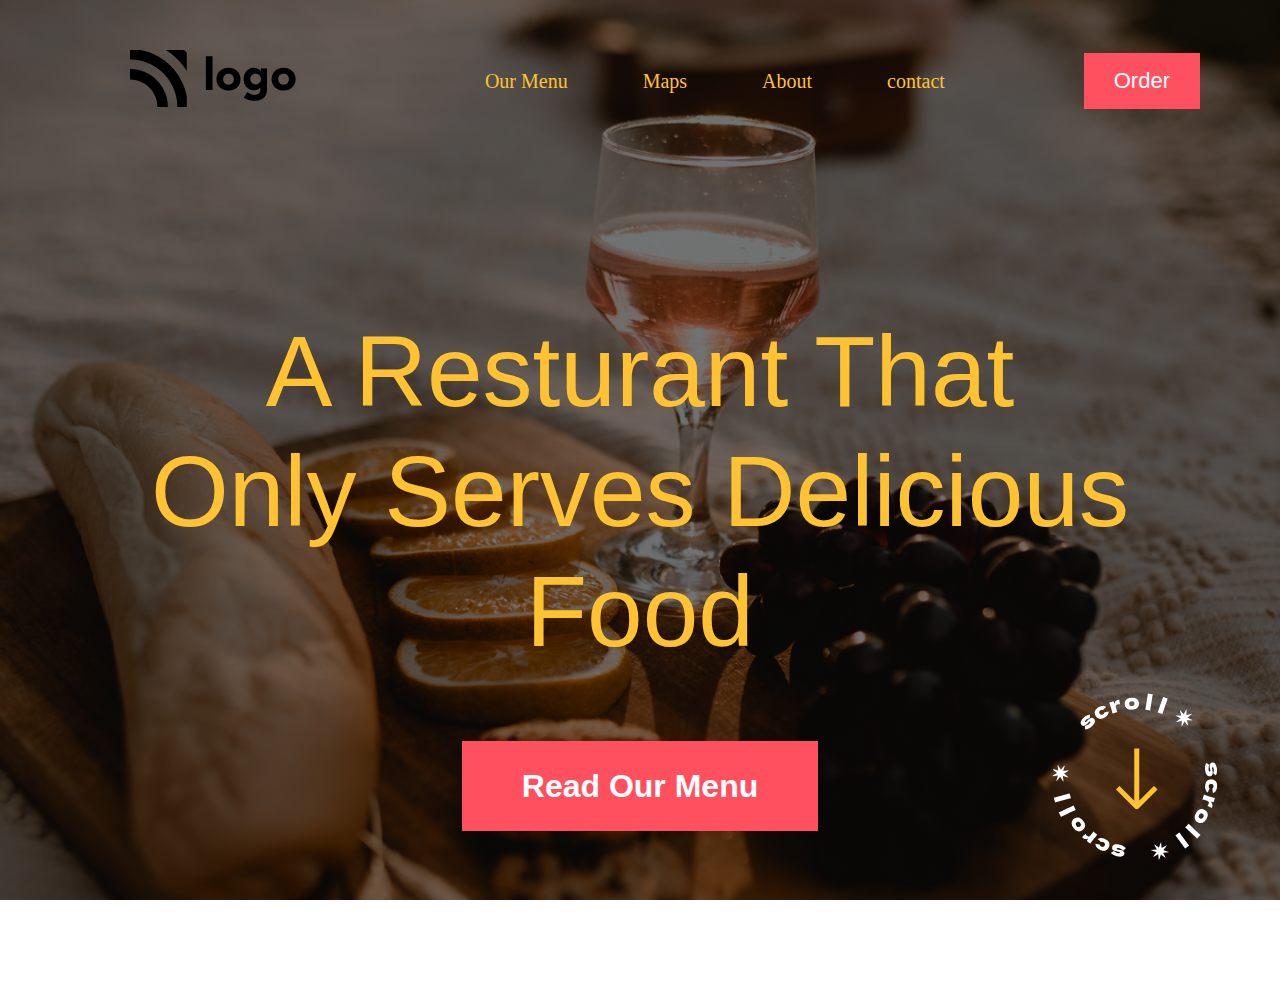
<file: Project1/index.html>
<!DOCTYPE html>
<html lang="en">
  <head>
    <meta charset="UTF-8" />
    <meta http-equiv="X-UA-Compatible" content="IE=edge" />
    <meta name="viewport" content="width=device-width, initial-scale=1.0" />
    <link rel="stylesheet" href="style.css" />
    <title>HTML CSS Project 1</title>
  </head>
  <body>
    <div id="container">
      <!-- Nav bar -->
      <header aria-label="navbar">
        <nav class="navbar">
          <div class="logo">
            <img src="./Assets/logo.png" alt="logo" />
          </div>
          <ul class="nav-items">
            <li>Our Menu</li>
            <li>Maps</li>
            <li>About</li>
            <li>contact</li>
          </ul>
          <div>
            <button class="btn">Order</button>
          </div>
        </nav>
      </header>
      <!-- Hero Section -->
      <main aria-label="hero-section">
        <div class="hero">
          <h1 class="hero-heading">
            A Resturant That <br />
            Only Serves Delicious Food
          </h1>

          <button class="main-btn">Read Our Menu</button>
        </div>
        <div class="bottom">
          <img src="./Assets/scroll.png" alt="scroll-logo" />
        </div>
      </main>
    </div>
  </body>
</html>
</file>
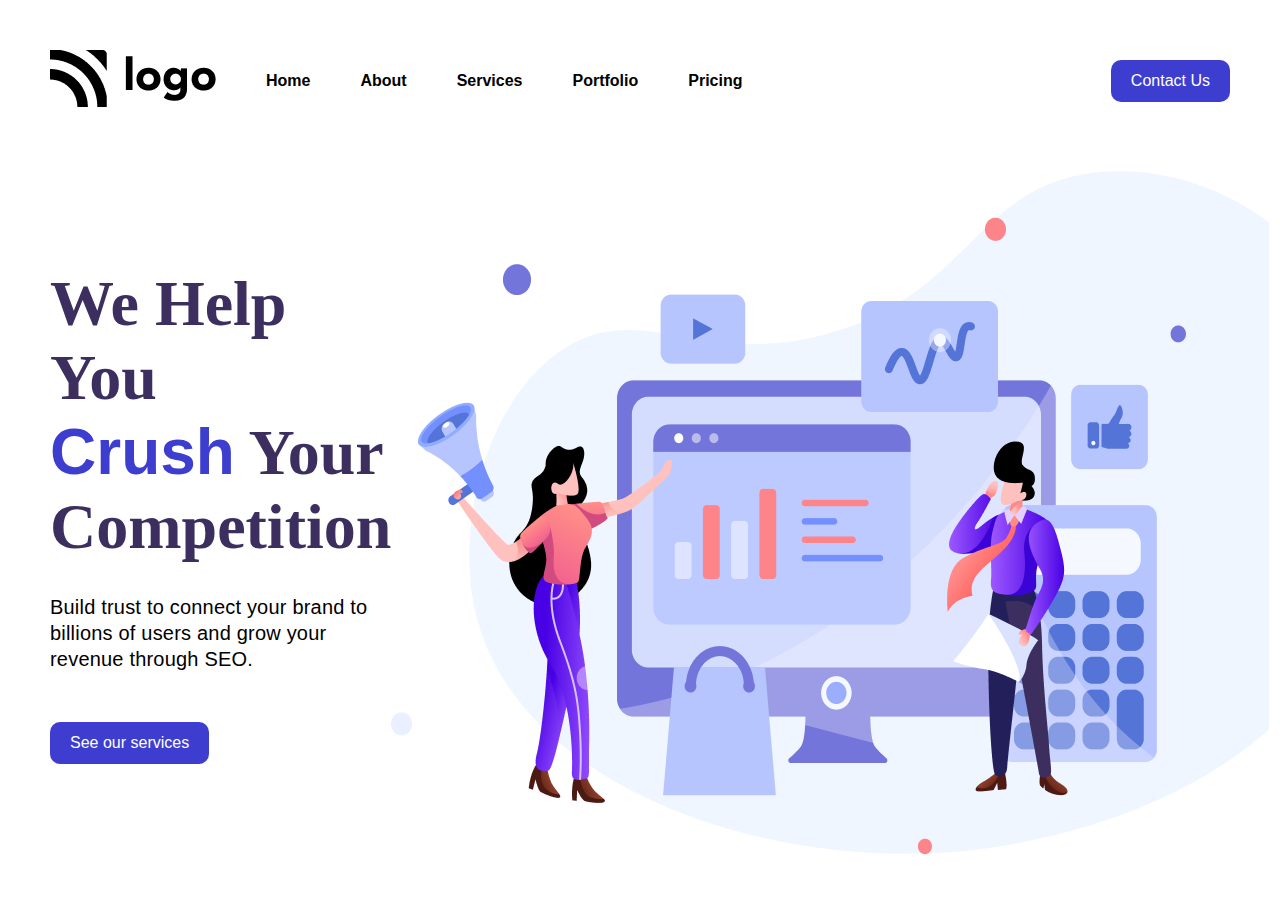
<file: Project2/index.html>
<!DOCTYPE html>
<html lang="en">
  <head>
    <meta charset="UTF-8" />
    <meta http-equiv="X-UA-Compatible" content="IE=edge" />
    <meta name="viewport" content="width=device-width, initial-scale=1.0" />
    <link rel="stylesheet" href="style.css" />
    <title>HTML CSS Project 2</title>
  </head>
  <body>
    <div class="container">
      <header aria-label="navigation-header">
        <nav class="nav-container">
          <div class="logo">
            <img src="./Assets/logo4th.png" alt="logo" />
          </div>
          <div class="grow-list">
            <ul class="nav-items">
              <li>Home</li>
              <li>About</li>
              <li>Services</li>
              <li>Portfolio</li>
              <li>Pricing</li>
            </ul>
          </div>
          <button class="nav-btn">Contact Us</button>
        </nav>
      </header>
      <!-- Hero Section -->
      <main aria-label="banner" class="banner-container">
        <section class="banner-description">
          <h1 class="heading-text">
            We Help You <br />
            <span>Crush</span> Your <br />
            Competition
          </h1>
          <p class="description">
            Build trust to connect your brand to billions of users and grow your
            revenue through SEO.
          </p>
          <button class="banner-btn">See our services</button>
        </section>
        <section class="banner-pic">
          <img src="./Assets/bcg4th.png" alt="banner image" />
        </section>
      </main>
    </div>
  </body>
</html>
</file>
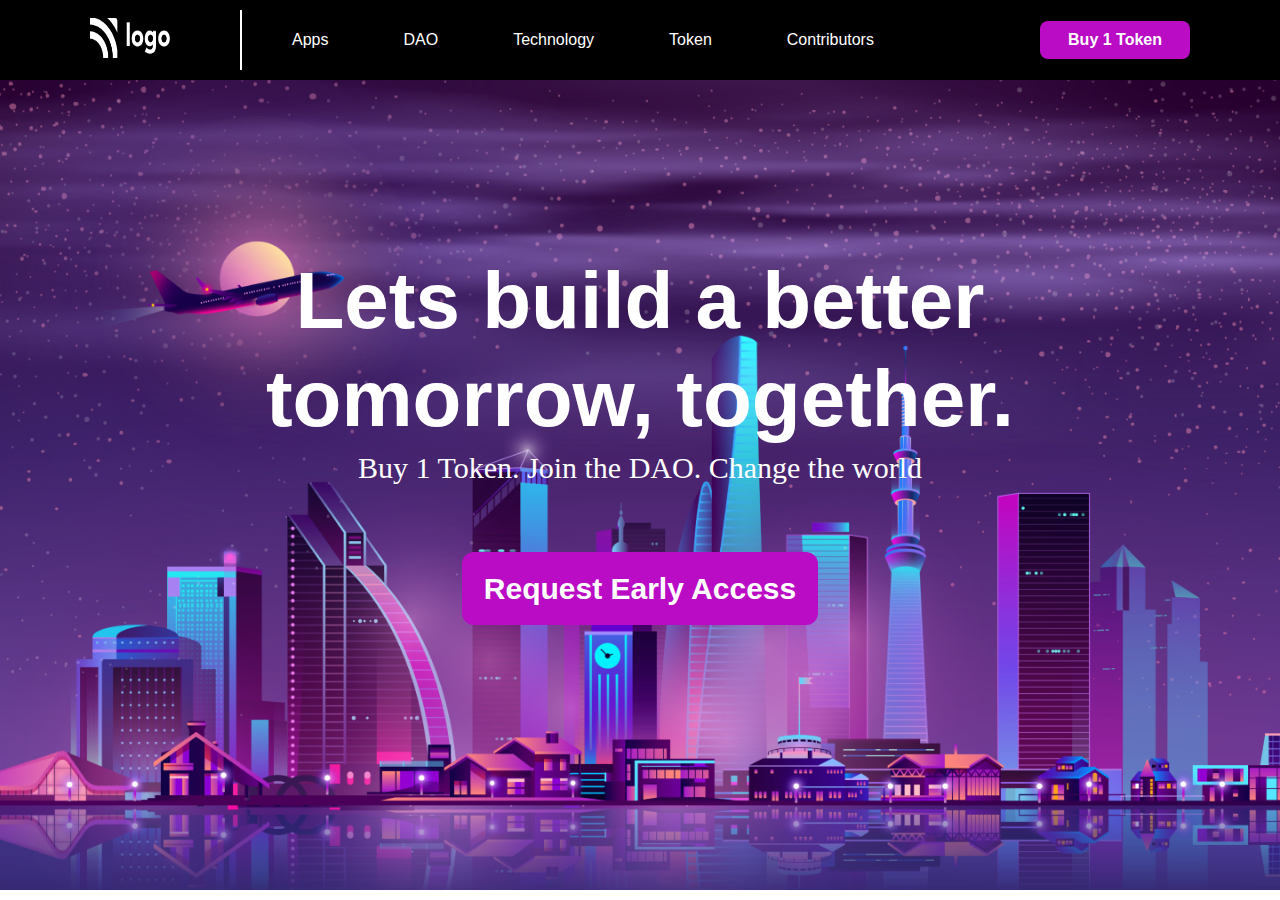
<file: Project3/index.html>
<!DOCTYPE html>
<html lang="en">
  <head>
    <meta charset="UTF-8" />
    <meta http-equiv="X-UA-Compatible" content="IE=edge" />
    <meta name="viewport" content="width=device-width, initial-scale=1.0" />
    <link rel="stylesheet" href="style.css" />
    <title>HTML CSS Project3</title>
  </head>
  <body>
    <div class="container">
      <header aria-label="Navigation-header">
        <nav class="navbar">
          <div class="logo">
            <img src="./Assets/white-logo.png" alt="" />
          </div>
          <div class="line"></div>
          <div class="grow-list">
            <ul class="nav-items">
              <li>Apps</li>
              <li>DAO</li>
              <li>Technology</li>
              <li>Token</li>
              <li>Contributors</li>
            </ul>
          </div>
          <button class="nav-btn">Buy 1 Token</button>
        </nav>
      </header>
      <main>
        <!-- Hero Section -->
        <section aria-label="hero-section">
          <div class="hero-section">
            <h1 class="hero-heading">
              Lets build a better tomorrow, together.
            </h1>
            <p class="hero-description">
              Buy 1 Token. Join the DAO. Change the world
            </p>
            <button class="hero-btn">Request Early Access</button>
          </div>
        </section>
      </main>
    </div>
  </body>
</html>
</file>
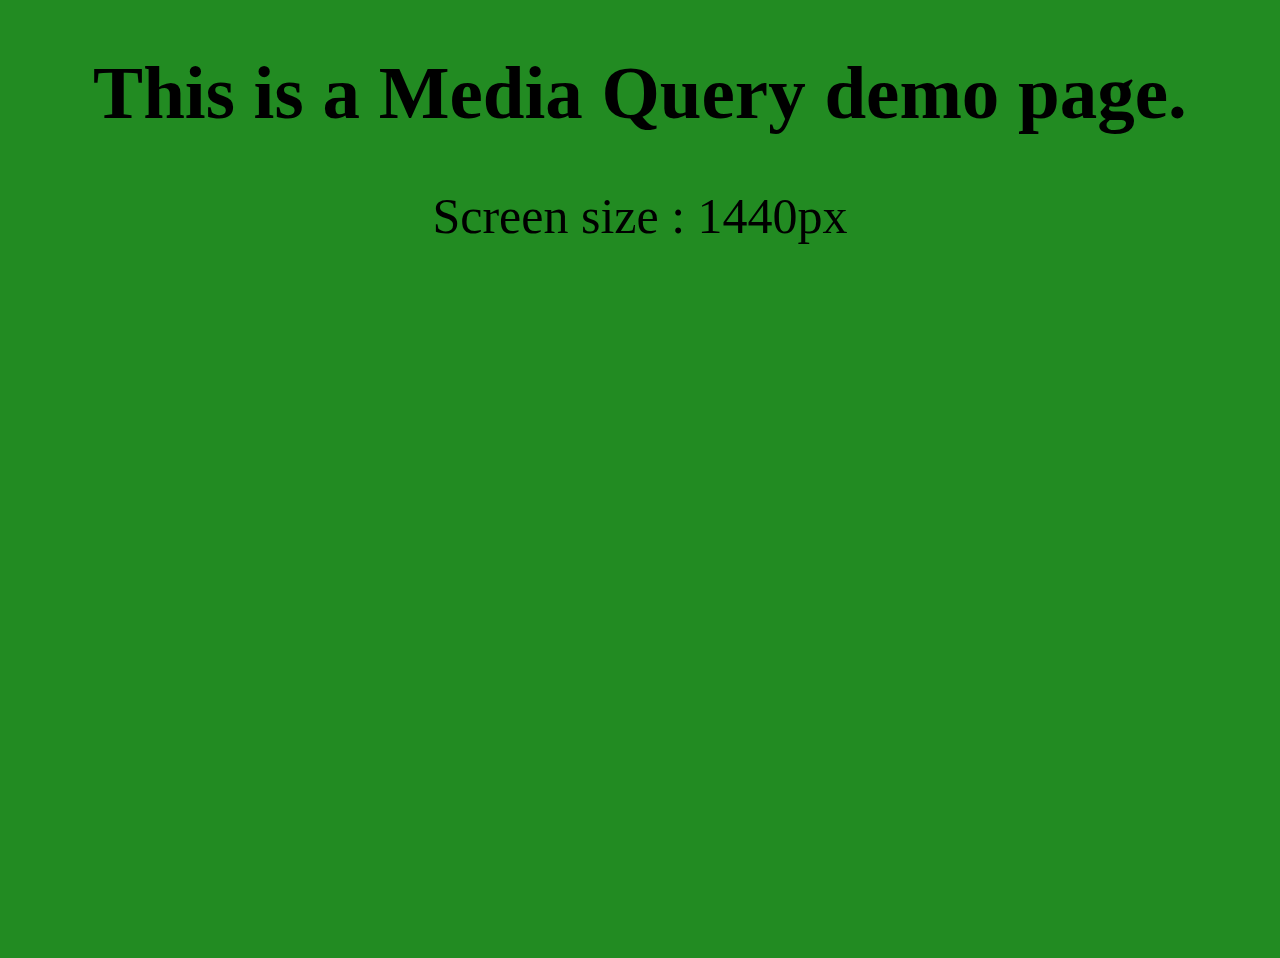
<file: Project4/index.html>
<!DOCTYPE html>
<html lang="en">
  <head>
    <meta charset="UTF-8" />
    <meta http-equiv="X-UA-Compatible" content="IE=edge" />
    <meta name="viewport" content="width=device-width, initial-scale=1.0" />
    <link rel="stylesheet" href="style.css" />
    <title>HTML CSS Project</title>
  </head>
  <body>
    <main>
      <h1>This is a Media Query demo page.</h1>
      <p class="desktop">Screen size : 1440px</p>
      <p class="laptop">Screen size : 1024px</p>
      <p class="tablet">Screen size : 768px</p>
      <p class="mobile">Screen size : 425px</p>
    </main>
  </body>
</html>
</file>
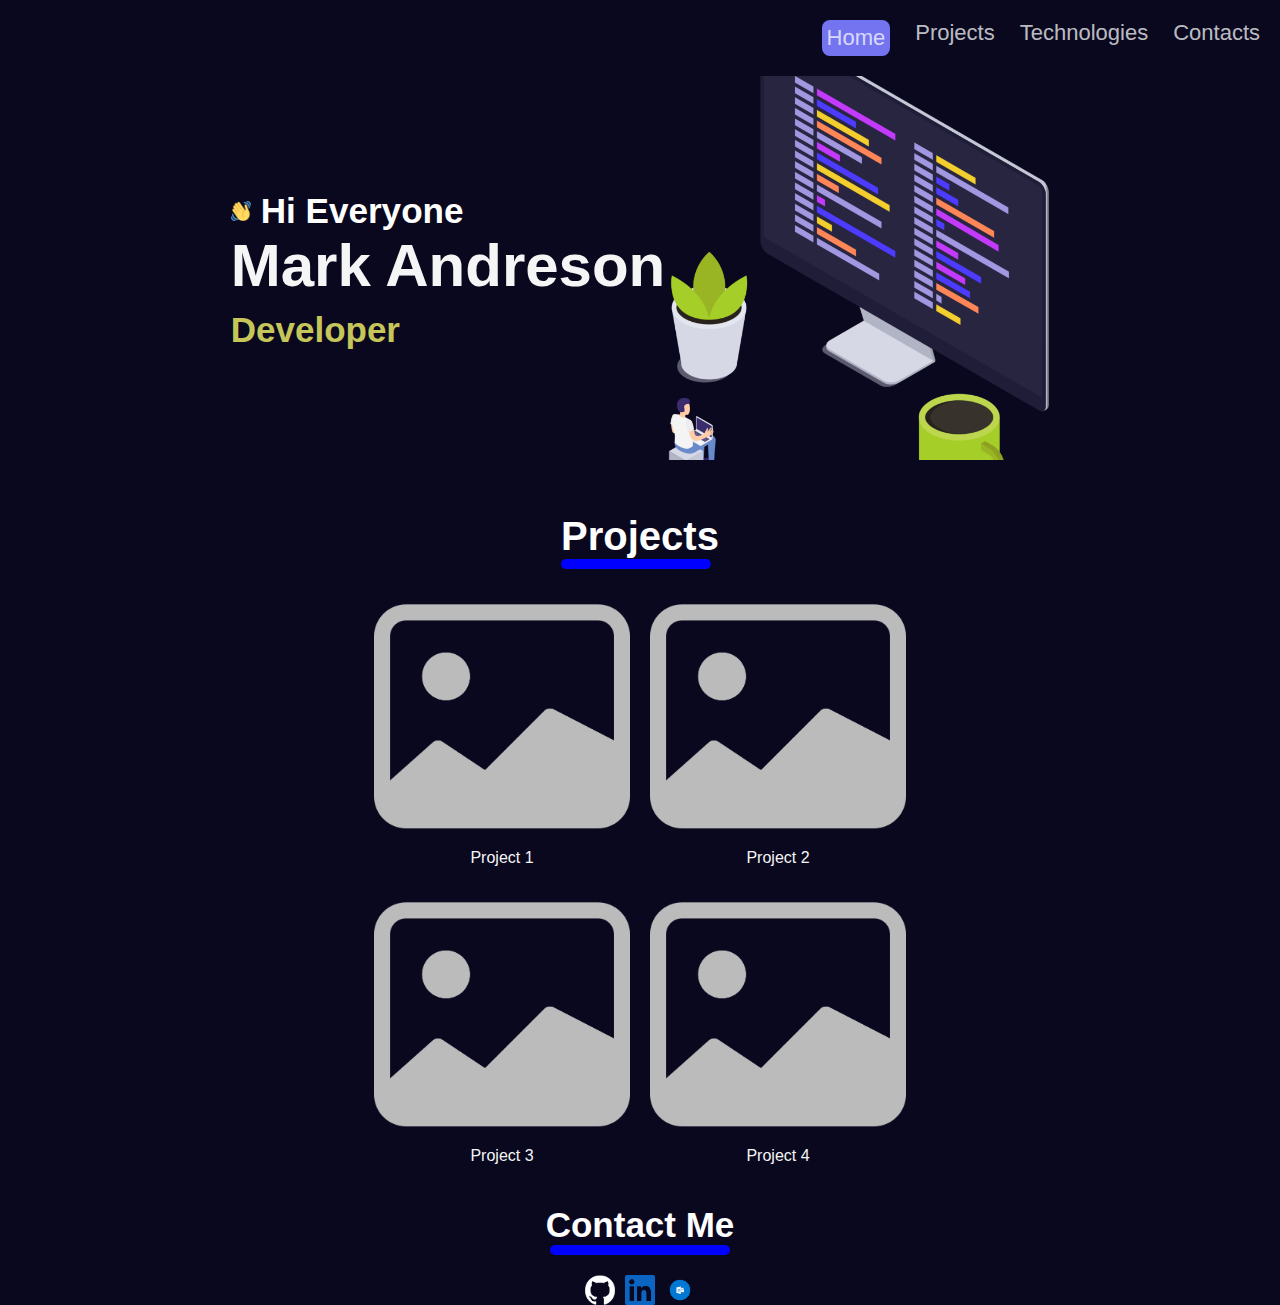
<file: Project5/index.html>
<!DOCTYPE html>
<html lang="en">
  <head>
    <meta charset="UTF-8" />
    <meta http-equiv="X-UA-Compatible" content="IE=edge" />
    <meta name="viewport" content="width=device-width, initial-scale=1.0" />
    <link rel="stylesheet" href="style.css" />
    <title>HTML CSS Project5</title>
  </head>
  <body>
    <div class="container">
      <header aria-label="navigation-header">
        <nav class="navbar">
          <div class="hambrger">
            <img src="./Assets/hambrger.png" alt="hambrger-logo" />
          </div>
          <ul class="navitems">
            <li class="home">Home</li>
            <li>Projects</li>
            <li>Technologies</li>
            <li>Contacts</li>
          </ul>
        </nav>
      </header>
      <main aria-label="main-section">
        <section class="intro-section" aria-label="intro-section">
          <section class="left-section">
            <div class="intro">
              <img src="./Assets/waving-hand.png" alt="Hi-image" />
              <h3>Hi Everyone</h3>
            </div>
            <div class="intro-name">
              <h1>Mark Andreson</h1>
              <h2>Developer</h2>
            </div>
          </section>
          <section class="right-section">
            <img src="./Assets/pc-image.png" alt="pc-image" />
          </section>
        </section>
        <section class="projects">
          <div>
            <h1>Projects</h1>
            <div class="horizontal-line"></div>
          </div>
          <div class="project-lists">
            <div class="project">
              <img src="./Assets/image.png" alt="project thumblins" />
              <p>Project 1</p>
            </div>
            <div class="project">
              <img src="./Assets/image.png" alt="project thumblins" />
              <p>Project 2</p>
            </div>
            <div class="project">
              <img src="./Assets/image.png" alt="project thumblins" />
              <p>Project 3</p>
            </div>
            <div class="project">
              <img src="./Assets/image.png" alt="project thumblins" />
              <p>Project 4</p>
            </div>
          </div>
        </section>
      </main>
      <footer aria-label="footer-section">
        <section class="contact">
          <div>
            <h1>Contact Me</h1>
          </div>
          <div class="horizontal-line-contact"></div>
          <div class="social-handels">
            <img src="./Assets/github.png" alt="github-logo" />
            <img src="./Assets/linkedin.png" alt="linkedin-logo" />
            <img src="./Assets/outlook.png" alt="outlook-logo" />
          </div>
        </section>
      </footer>
    </div>
  </body>
</html>
</file>
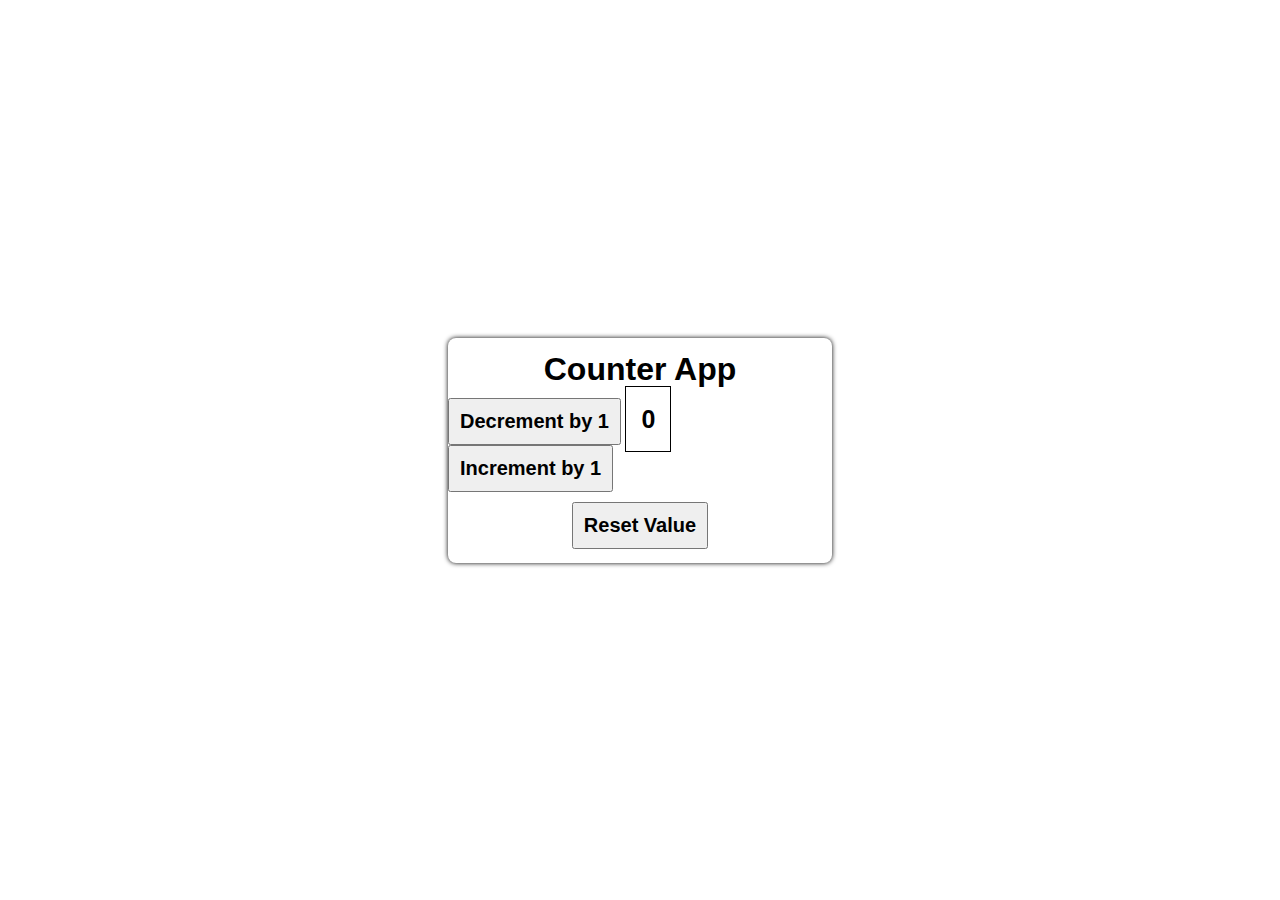
<file: Dom Assignmemts/Counter App/Index.html>
<!DOCTYPE html>
<html lang="en">
  <head>
    <meta charset="UTF-8" />
    <meta http-equiv="X-UA-Compatible" content="IE=edge" />
    <meta name="viewport" content="width=device-width, initial-scale=1.0" />
    <link rel="stylesheet" href="style.css" />
    <title>Counter App</title>
  </head>
  <body>
    <main class="wrapper">
      <div class="content">
        <h1>Counter App</h1>
        <div class="btns">
          <button class="decrementBtn">Decrement by 1</button>
          <span class="value">0</span>
          <button class="incrementBtn">Increment by 1</button>
        </div>
        <div>
          <button class="resetBtn">Reset Value</button>
        </div>
      </div>
    </main>
    <script src="./script.js"></script>
  </body>
</html>
</file>
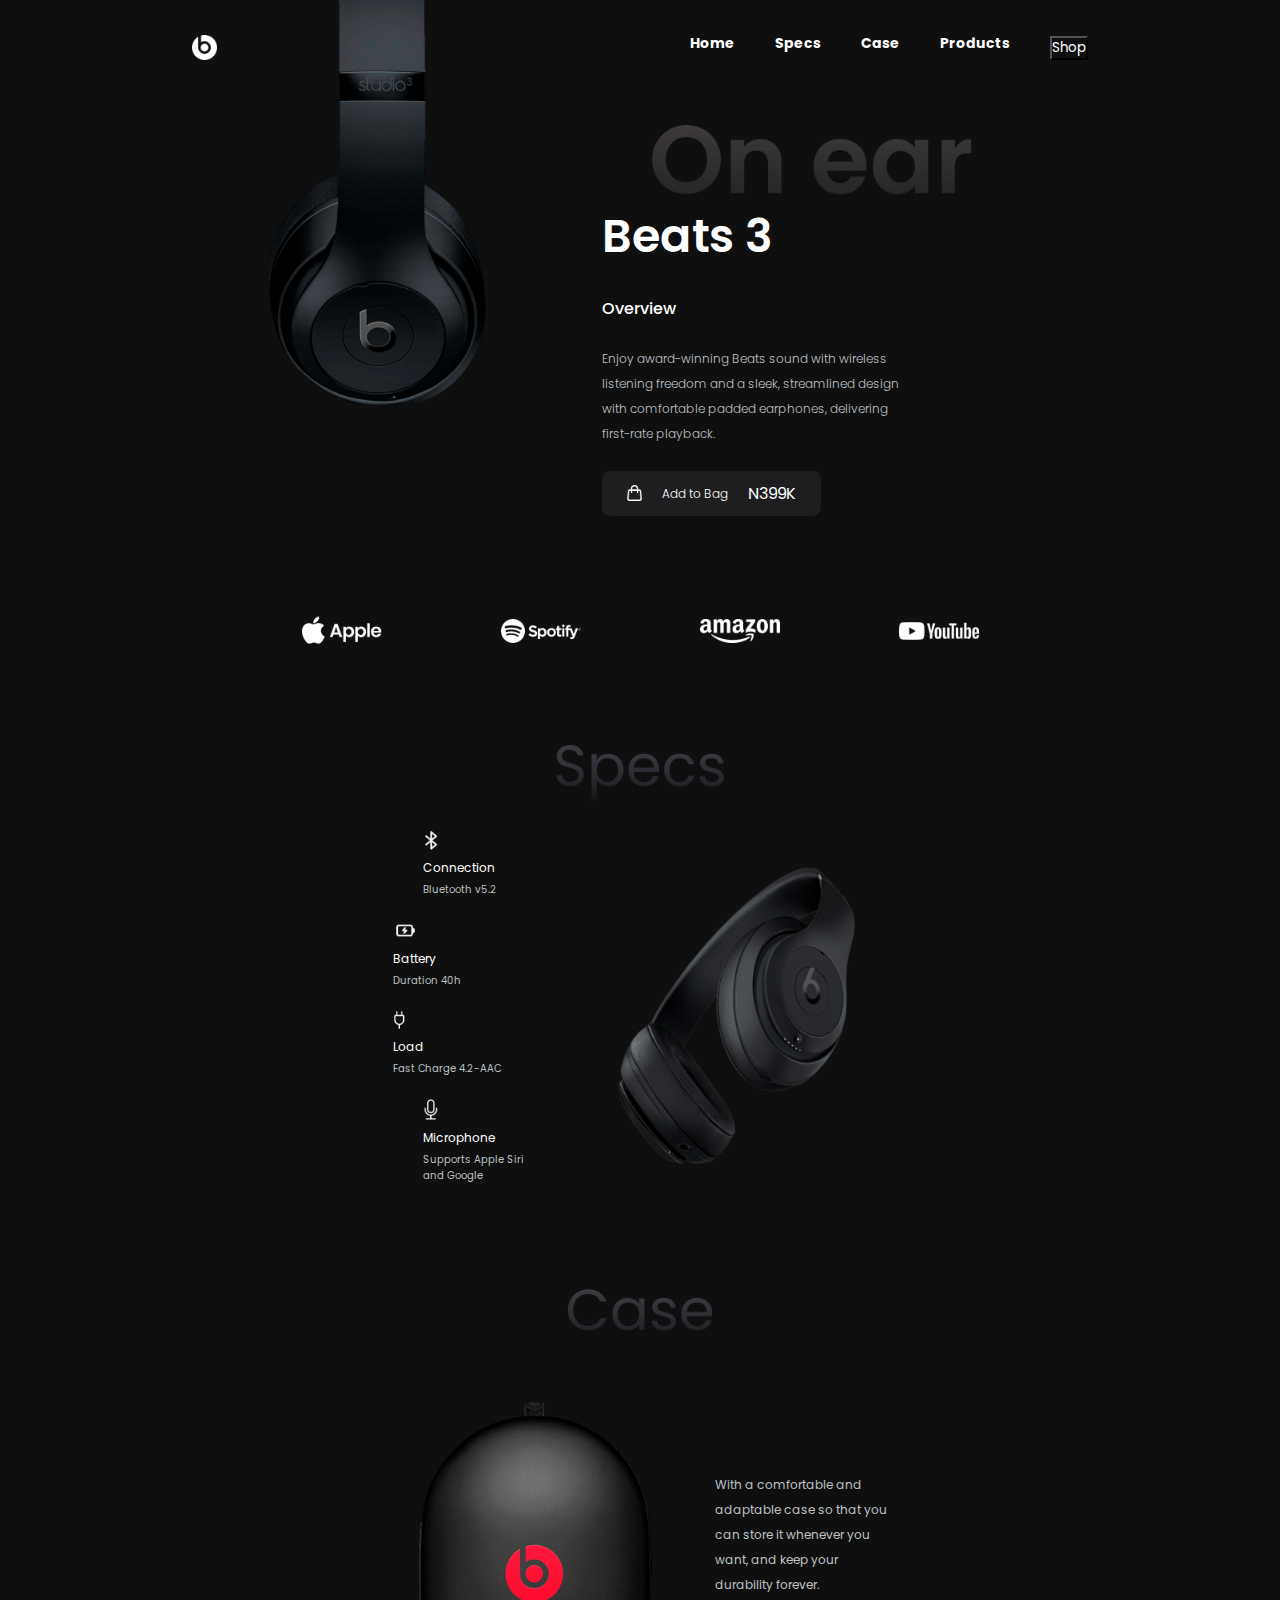
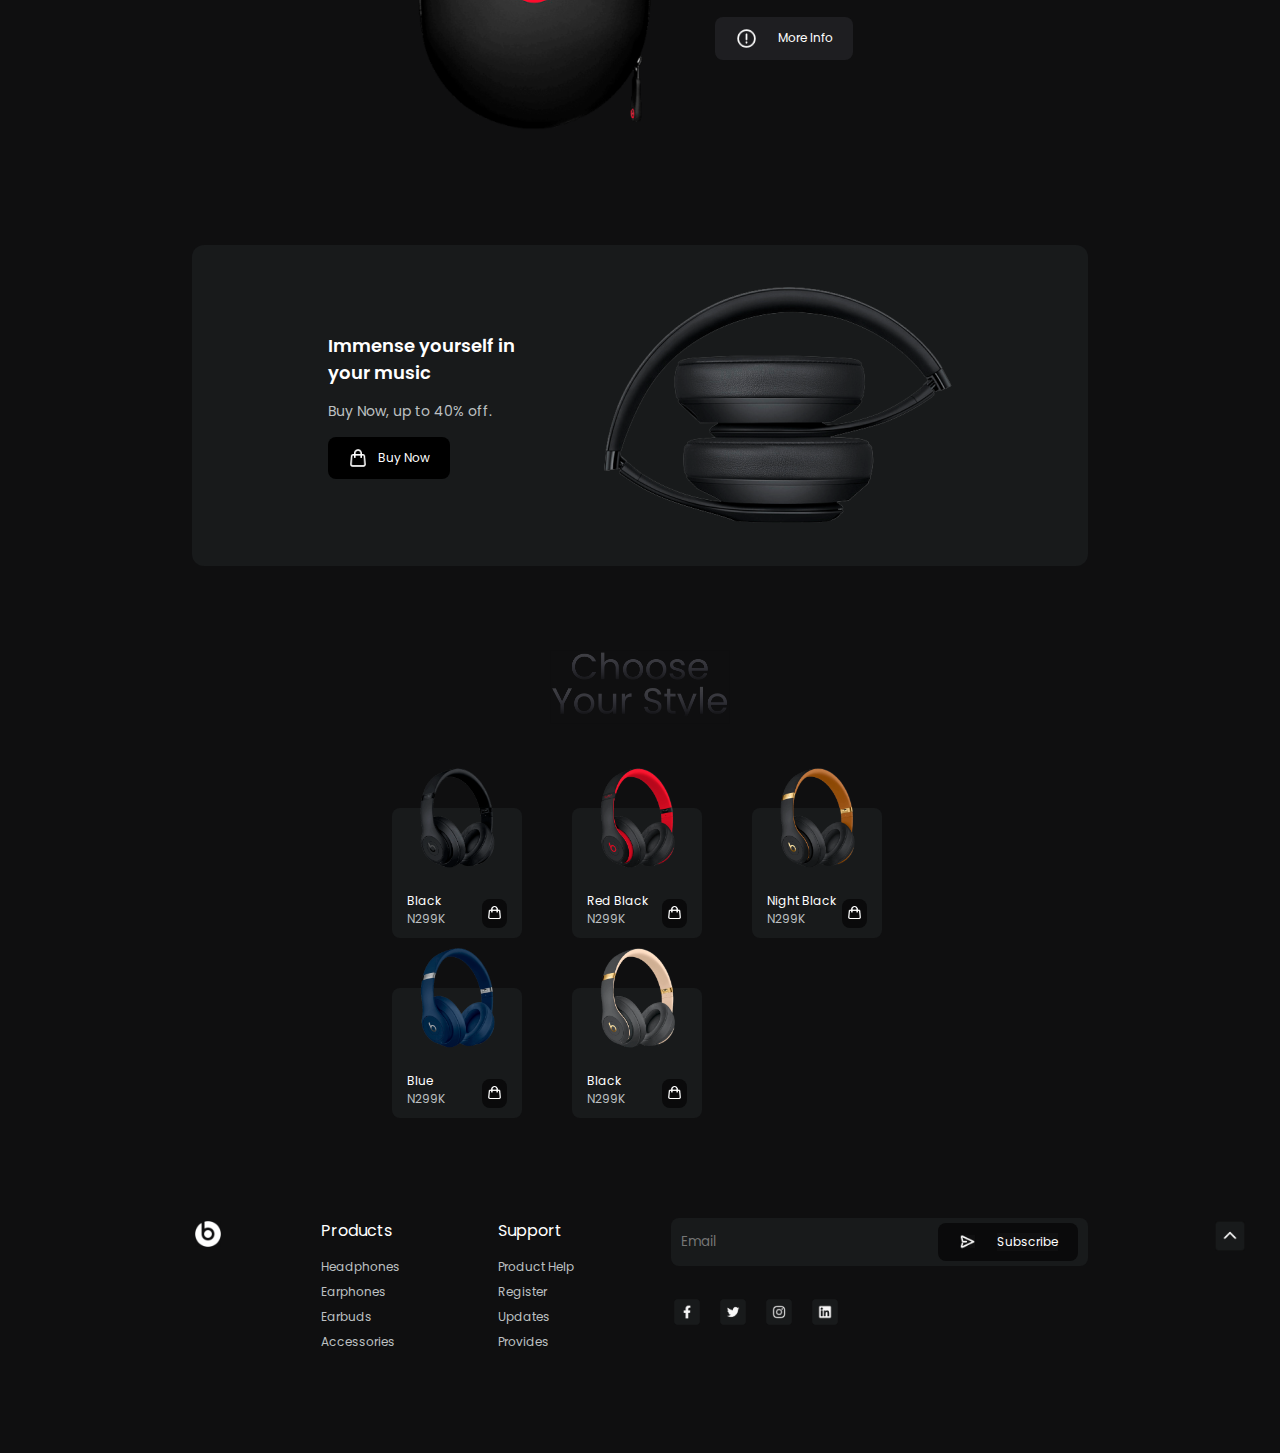
<file: Project6/Beats/index.html>
<!DOCTYPE html>
<html lang="en">
  <head>
    <meta charset="UTF-8" />
    <meta name="viewport" content="width=device-width, initial-scale=1.0" />
    <link rel="stylesheet" href="./style.css" />
    <title>Beats</title>
  </head>
  <body>
    <!-- Navbar -->
    <nav>
      <img src="./Photos/beatsLogo.png" alt="logo" />

      <div class="nav-section">
        <ul>
          <li><a href="#">Home</a></li>
          <li><a href="#">Specs</a></li>
          <li><a href="#">Case</a></li>
          <li><a href="#">Products</a></li>
        </ul>
        <button>Shop</button>
      </div>
    </nav>

    <!-- Main landing page -->
    <main>
      <img class="mainImg" src="./Photos/mainImage.png" alt="main image" />
      <div class="main">
        <img class="onEarImg" src="./Photos/onEar.png" alt="on ear logo" />
        <h1>Beats 3</h1>
        <h4>Overview</h4>
        <p>
          Enjoy award-winning Beats sound with wireless listening freedom and a
          sleek, streamlined design with comfortable padded earphones,
          delivering first-rate playback.
        </p>
        <div class="shopping-bag-section">
          <img src="./Icons/shoppingBag.png" alt="shopping bag" />
          <p>Add to Bag</p>
          <span>N399K</span>
        </div>
      </div>
    </main>

    <!-- Social media icons -->
    <section class="social-media-section">
      <img src="./Photos/appleLogo.png" alt="apple logo" />
      <img src="./Photos/spotifyLogo.png" alt="spotify logo" />
      <img src="./Photos/amazonLogo.png" alt="amazon logo" />
      <img src="./Photos/youtubeLogo.png" alt="youtube logo" />
    </section>

    <!-- Specification section -->
    <section class="specification">
      <img
        class="specification-logo"
        src="./Icons/specsLogo.png"
        alt="specs logo"
      />

      <div class="specification-list">
        <!-- creating a division for holding all the specifications -->
        <div class="specification-list-items">
          <!-- creating a division for each specifications -->
          <div>
            <img src="./Icons/bluetooth.png" alt="bluetooth" />
            <p>Connection</p>
            <p>Bluetooth v5.2</p>
          </div>

          <div>
            <img src="./Icons/battery.png" alt="battery" />
            <p>Battery</p>
            <p>Duration 40h</p>
          </div>

          <div>
            <img src="./Icons/charger.png" alt="charger" />
            <p>Load</p>
            <p>Fast Charge 4.2-AAC</p>
          </div>

          <div>
            <img src="./Icons/mic.png" alt="mic" />
            <p>Microphone</p>
            <p>Supports Apple Siri and Google</p>
          </div>
        </div>

        <!-- Image with respect to the specification -->
        <img
          src="./Photos/specsImage.png"
          alt="specification headphone image"
        />
      </div>
    </section>

    <!-- Case section -->
    <section class="case">
      <img class="case-logo" src="./Icons/caseLogo.png" alt="case logo" />

      <!-- creating a new division to wrap all case items -->
      <div class="case-item">
        <img
          class="case-item-img"
          src="./Photos/caseImage.png"
          alt="case image"
        />

        <div>
          <p>
            With a comfortable and adaptable case so that you can store it
            whenever you want, and keep your durability forever.
          </p>
          <p>
            <img src="./Icons/group.png" alt="group" />
            More Info
          </p>
        </div>
      </div>
    </section>

    <!-- Buy a product -->
    <section class="buy-product">
      <div>
        <h3>Immense yourself in your music</h3>
        <p>Buy Now, up to 40% off.</p>
        <div>
          <img src="./Icons/shoppingBag.png" alt="shopping bag" />
          <p>Buy Now</p>
        </div>
      </div>

      <img src="./Photos/buyNowSectionImage.png" alt="buy now" />
    </section>

    <!-- creating a product section to display the items -->
    <section class="product">
      <img class="product-logo" src="./Icons/productLogo.png" alt="logo" />

      <!-- creating a new division for adding all the products to showcase to user -->
      <div class="product-items">
        <!-- Card for product -->
        <div class="product-card">
          <img class="product-img" src="./Photos/black.png" alt="black" />
          <div class="product-info">
            <p>
              Black <br />
              <span>N299K</span>
            </p>

            <div>
              <img src="./Icons/shoppingBag.png" alt="shopping bag" />
            </div>
          </div>
        </div>

        <!-- Card for product -->
        <div class="product-card">
          <img
            class="product-img"
            src="./Photos/redBlack.png"
            alt="red black"
          />
          <div class="product-info">
            <p>
              Red Black <br />
              <span>N299K</span>
            </p>

            <div>
              <img src="./Icons/shoppingBag.png" alt="shopping bag" />
            </div>
          </div>
        </div>

        <!-- Card for product -->
        <div class="product-card">
          <img
            class="product-img"
            src="./Photos/nightBlack.png"
            alt="Night Black"
          />
          <div class="product-info">
            <p>
              Night Black <br />
              <span>N299K</span>
            </p>

            <div>
              <img src="./Icons/shoppingBag.png" alt="shopping bag" />
            </div>
          </div>
        </div>

        <!-- Card for product -->
        <div class="product-card">
          <img class="product-img" src="./Photos/blue.png" alt="blue" />
          <div class="product-info">
            <p>
              Blue <br />
              <span>N299K</span>
            </p>

            <div>
              <img src="./Icons/shoppingBag.png" alt="shopping bag" />
            </div>
          </div>
        </div>

        <!-- Card for product -->
        <div class="product-card">
          <img
            class="product-img"
            src="./Photos/twilightGray.png"
            alt="twilight"
          />
          <div class="product-info">
            <p>
              Black <br />
              <span>N299K</span>
            </p>

            <div>
              <img src="./Icons/shoppingBag.png" alt="shopping bag" />
            </div>
          </div>
        </div>
      </div>
    </section>

    <!-- Footer area  -->
    <footer>
      <img class="footer-logo" src="./Photos/beatsLogo.png" alt="logo" />

      <!-- Product navigation menu -->
      <ul>
        <li><a href="#">Products</a></li>
        <li><a href="#">Headphones</a></li>
        <li><a href="#">Earphones</a></li>
        <li><a href="#">Earbuds</a></li>
        <li><a href="#">Accessories</a></li>
      </ul>

      <!-- Support navigation menu -->
      <ul>
        <li><a href="#">Support</a></li>
        <li><a href="#">Product Help</a></li>
        <li><a href="#">Register</a></li>
        <li><a href="#">Updates</a></li>
        <li><a href="#">Provides</a></li>
      </ul>

      <!-- subscribe and social media icon buttons -->
      <div class="footer-subscription">
        <!-- Division for subscribe -->
        <div>
          <input type="email" placeholder="Email" />
          <div class="subscribe-button">
            <img src="./Icons/rightArrow.png" alt="rightArrow" />
            <p>Subscribe</p>
          </div>
        </div>

        <!-- social media icons -->
        <div>
          <img src="./Icons/facebook.png" alt="facebook" />
          <img src="./Icons/twitter.png" alt="twitter" />
          <img src="./Icons/instagram.png" alt="instagram" />
          <img src="./Icons/linkedin.png" alt="linkedin" />
        </div>
      </div>

      <!-- adding top arrow for icon for moving the page to top -->
      <img class="arrow-up" src="./Icons/upArrow.png" alt="upArrow" />
    </footer>
  </body>
</html>
</file>
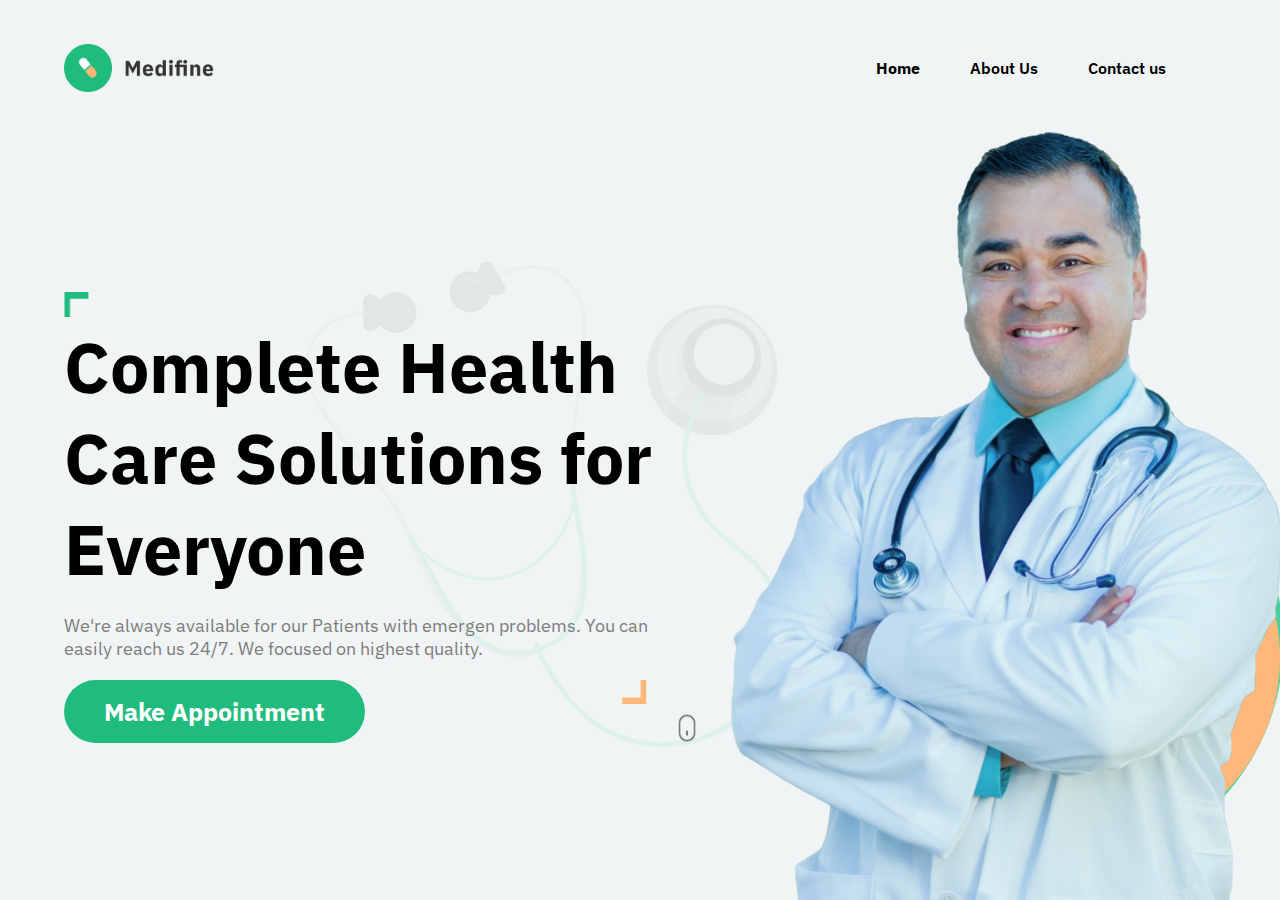
<file: Project6/Multi-Page Website/index.html>
<!DOCTYPE html>
<html lang="en">
  <head>
    <meta charset="UTF-8" />
    <meta http-equiv="X-UA-Compatible" content="IE=edge" />
    <meta name="viewport" content="width=device-width, initial-scale=1.0" />
    <title>Hospital Page</title>

    <!-- adding the google font -->
    <link rel="preconnect" href="https://fonts.googleapis.com" />
    <link rel="preconnect" href="https://fonts.gstatic.com" crossorigin />
    <link
      href="https://fonts.googleapis.com/css2?family=IBM+Plex+Sans:wght@200;300;400;500;600;700&family=Poppins:wght@200;300;400;500;600;700;800;900&display=swap"
      rel="stylesheet"
    />

    <!-- adding the css file -->
    <link rel="stylesheet" href="./style.css" />
  </head>

  <body>
    <!-- creating the navigation menu -->
    <nav>
      <img src="./images/logo.png" alt="logo" />
      <a href="/"></a>
      <ul>
        <li><a href="/">Home</a></li>
        <li><a href="./about/about.html">About Us</a></li>
        <li><a href="./contact/contact.html">Contact us</a></li>
      </ul>
    </nav>

    <!-- creating the hero section -->
    <main>
      <!-- creating the left section -->
      <section class="leftSection">
        <img class="topAngle" src="./images/topAngle.png" alt="topAngle" />
        <h1>Complete Health Care Solutions for Everyone</h1>
        <p>
          We're always available for our Patients with emergen problems. You can
          easily reach us 24/7. We focused on highest quality.
        </p>
        <img
          class="bottomAngle"
          src="./images/bottomAngle.png"
          alt="bottomAngle"
        />
        <img
          class="stethoscope"
          src="./images/stethoscope.png"
          alt="stethoscope"
        />
        <button>Make Appointment</button>
        <img class="mouse" src="./images/mouse.png" alt="mouse" />
      </section>

      <!-- creating the right section -->
      <section class="rightSection">
        <img class="greenBox" src="./images/greenBox.png" alt="greenBox" />
        <img class="yellowBox" src="./images/yellowBox.png" alt="yellowBox" />
        <img class="doctor" src="./images/doctor.png" alt="doctor" />
      </section>
    </main>
  </body>
</html>
</file>
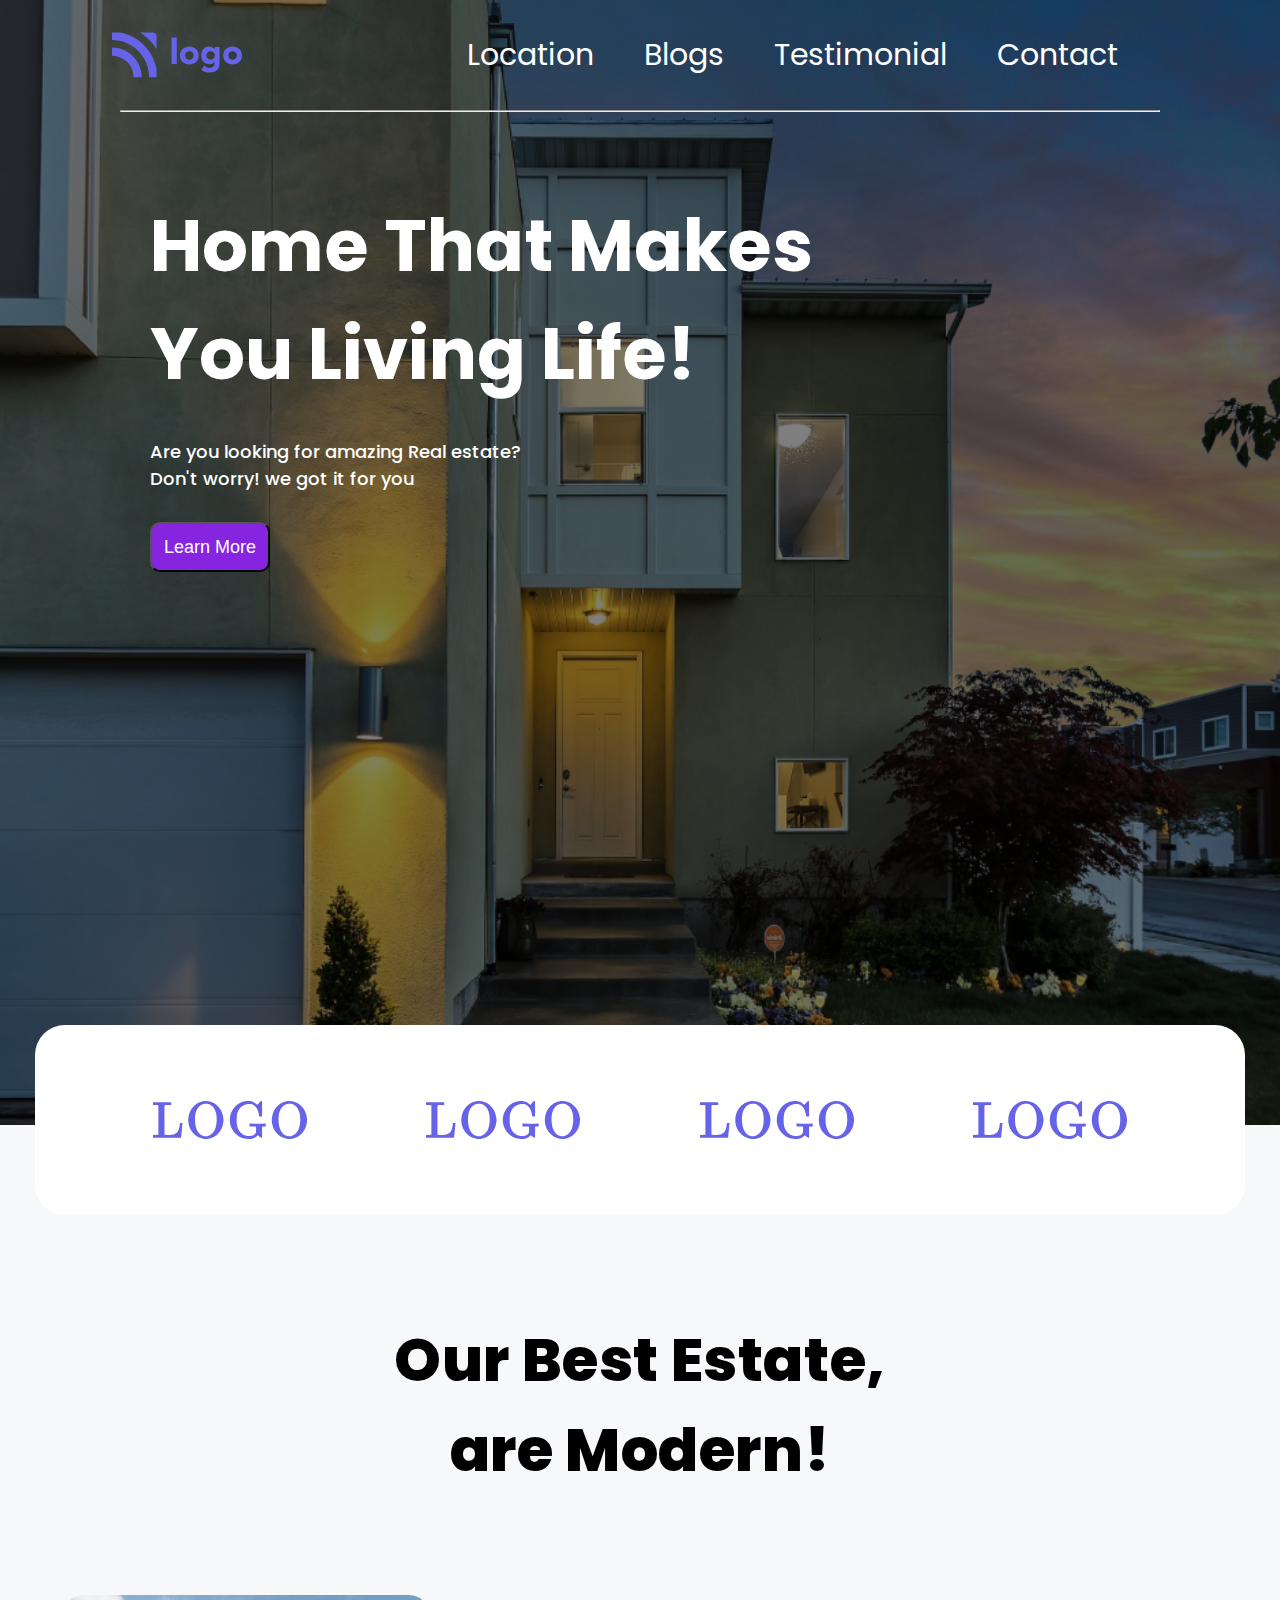
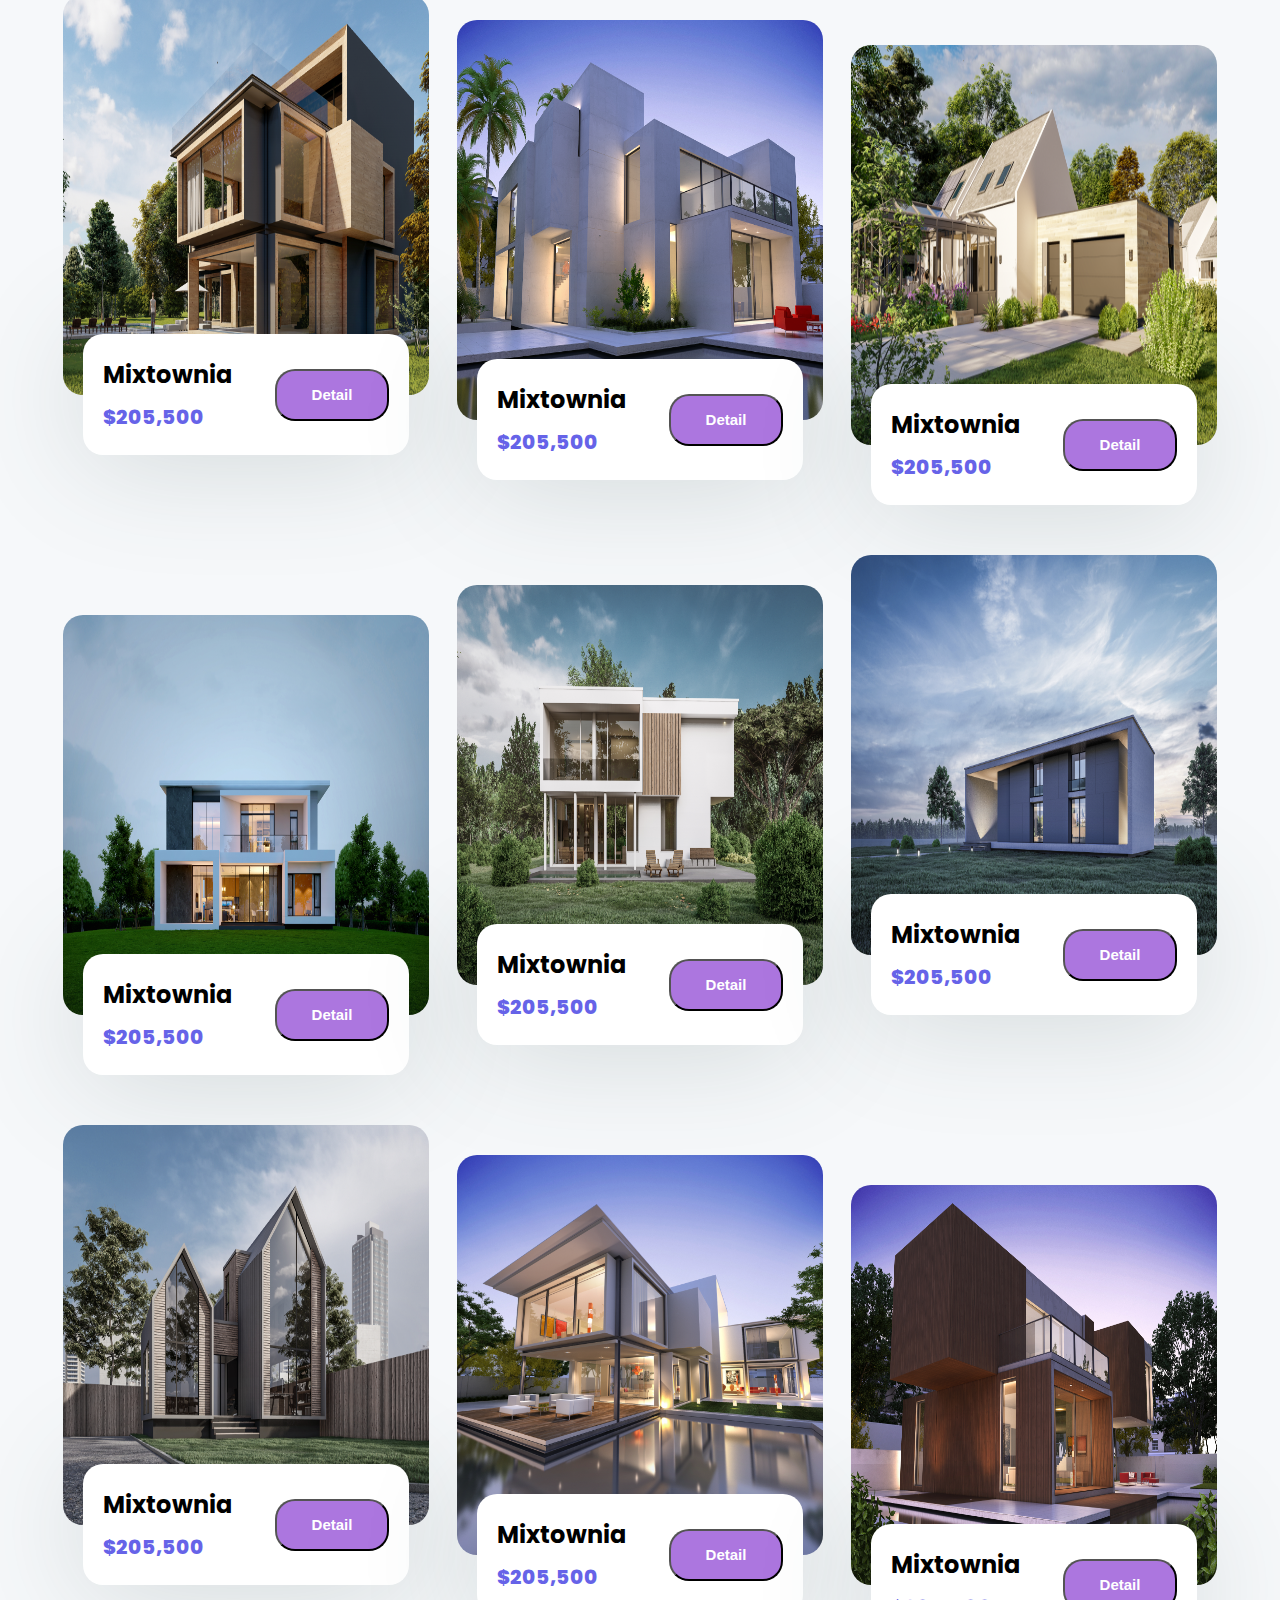
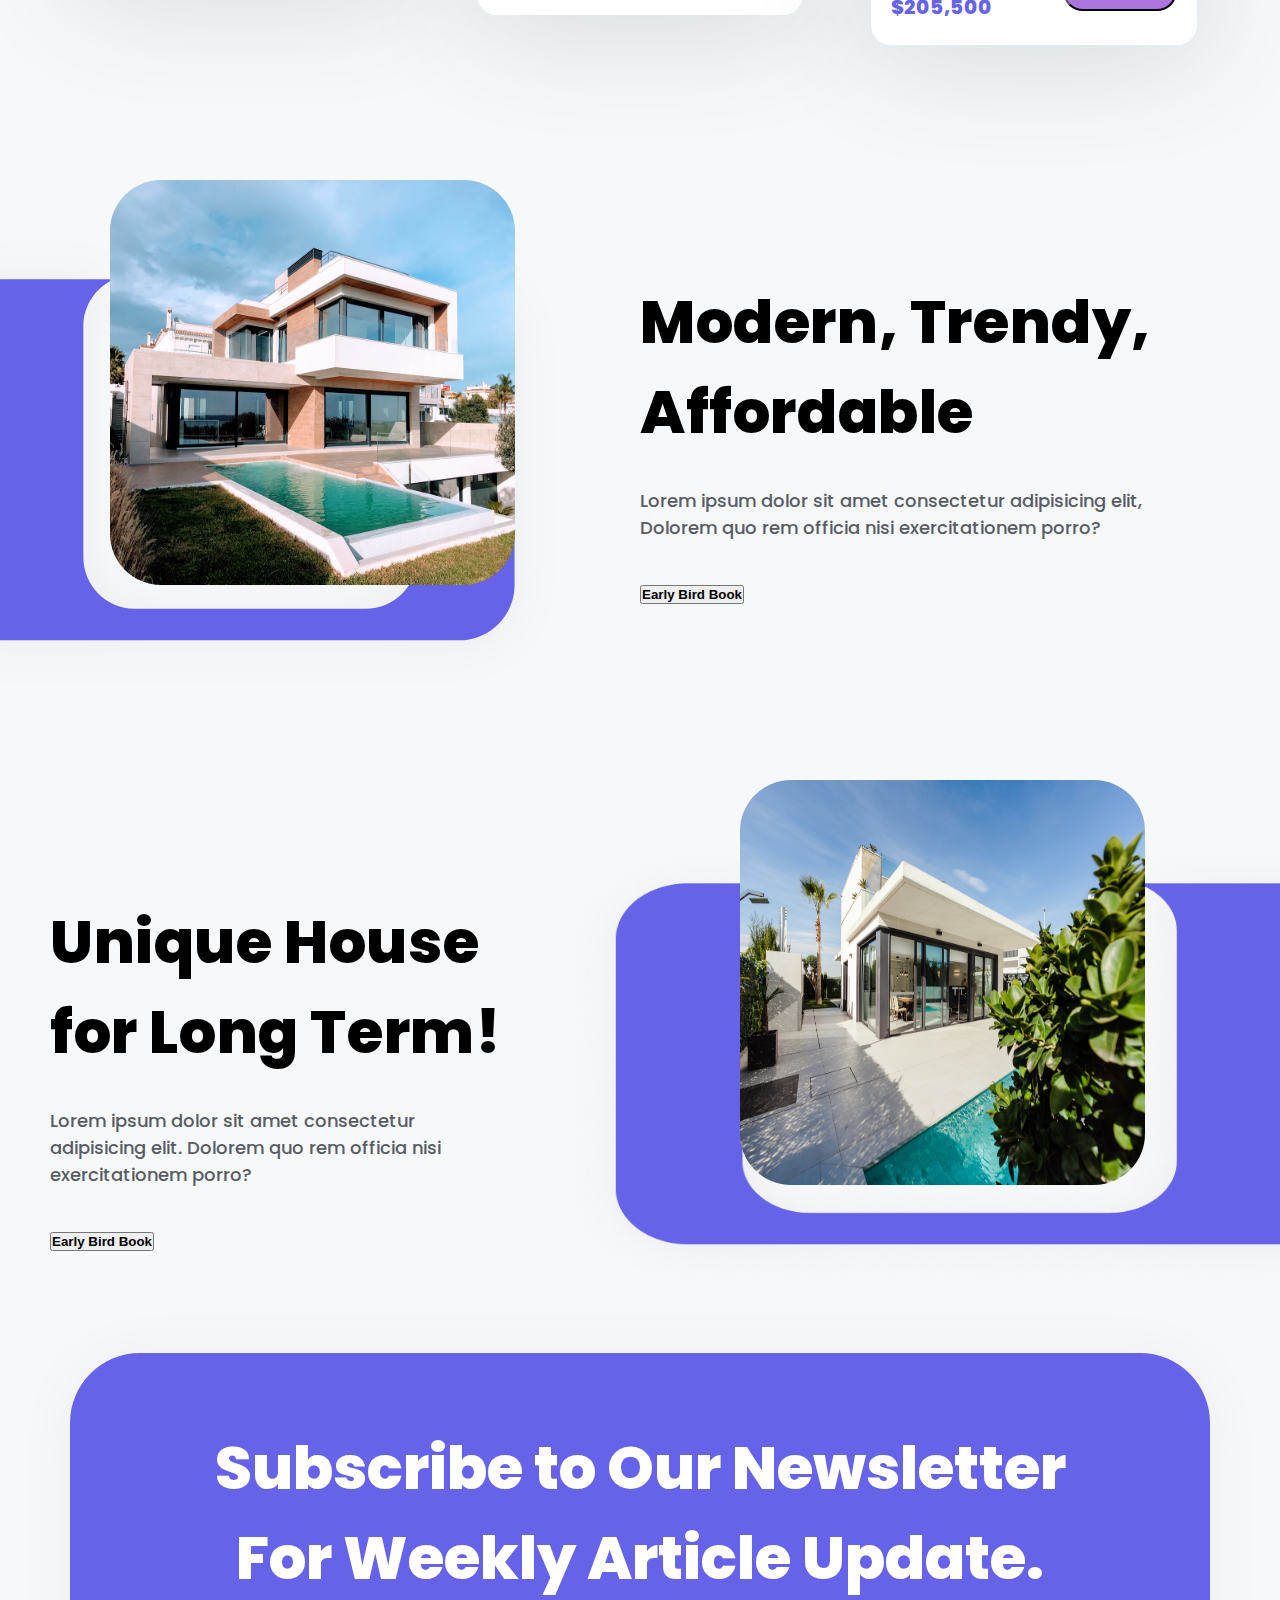
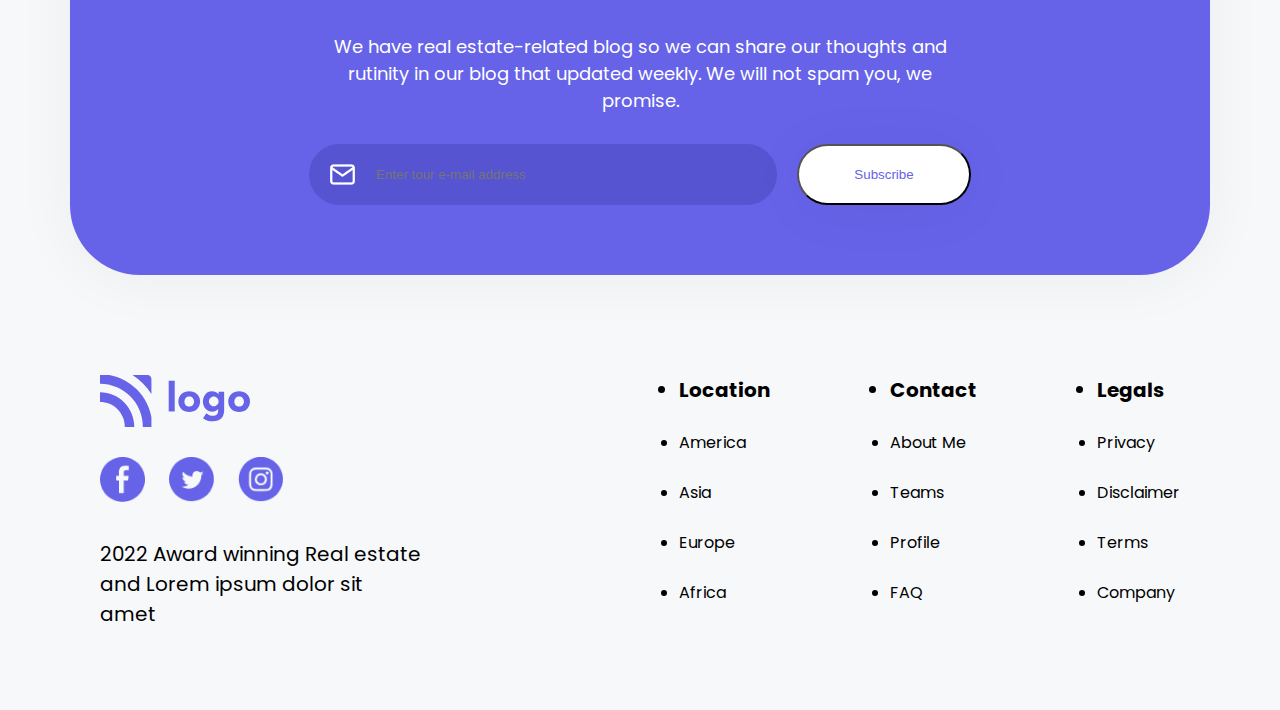
<file: Project6/Real Estate/index.html>
<!DOCTYPE html>
<html lang="en">
  <head>
    <meta charset="UTF-8" />
    <meta name="viewport" content="width=device-width, initial-scale=1.0" />
    <link rel="stylesheet" href="./style.css" />
    <title>Real Estate</title>
  </head>
  <body>
    <header>
      <!-- Navbar -->
      <nav class="navbar">
        <img src="./Icons/Logo.svg" alt="logo" />
        <ul class="navItems">
          <li><a href="#">Location</a></li>
          <li><a href="#">Blogs</a></li>
          <li><a href="#">Testimonial</a></li>
          <li><a href="#">Contact</a></li>
        </ul>
      </nav>
      <hr />

      <div>
        <h1>Home That Makes <br />You Living Life!</h1>
        <p>
          Are you looking for amazing Real estate? Don't worry! we got it for
          you
        </p>
        <button>Learn More</button>
      </div>
    </header>
    <section class="my-logo">
      <img src="./Icons/logoName.svg" alt="Named logo" />
      <img src="./Icons/logoName.svg" alt="Named logo" />
      <img src="./Icons/logoName.svg" alt="Named logo" />
      <img src="./Icons/logoName.svg" alt="Named logo" />
    </section>
    <!-- Real Estate Proprty details in Card -->
    <section class="cards-wrapper-section">
      <h1>Our Best Estate, <br />are Modern!</h1>

      <!-- creating a main div to wrap all the cards -->
      <div class="cards-wrapper">
        <!-- creating estate property card -->
        <div class="card">
          <img src="./Photos/cardImage1.png" alt="cardImage1" />
          <!-- for displaying the property details -->
          <div class="card-box">
            <div>
              <h3>Mixtownia</h3>
              <p>$205,500</p>
            </div>
            <!-- button for more details -->
            <button class="btn">Detail</button>
          </div>
        </div>

        <!-- creating estate property card -->
        <div class="card">
          <img src="./Photos/cardImage2.png" alt="cardImage2" />
          <!-- for displaying the property details -->
          <div class="card-box">
            <div>
              <h3>Mixtownia</h3>
              <p>$205,500</p>
            </div>
            <!-- button for more details -->
            <button class="btn">Detail</button>
          </div>
        </div>

        <!-- creating estate property card -->
        <div class="card">
          <img src="./Photos/cardImage3.png" alt="cardImage3" />
          <!-- for displaying the property details -->
          <div class="card-box">
            <div>
              <h3>Mixtownia</h3>
              <p>$205,500</p>
            </div>
            <!-- button for more details -->
            <button class="btn">Detail</button>
          </div>
        </div>

        <!-- creating estate property card -->
        <div class="card">
          <img src="./Photos/cardImage4.png" alt="cardImage4" />
          <!-- for displaying the property details -->
          <div class="card-box">
            <div>
              <h3>Mixtownia</h3>
              <p>$205,500</p>
            </div>
            <!-- button for more details -->
            <button class="btn">Detail</button>
          </div>
        </div>

        <!-- creating estate property card -->
        <div class="card">
          <img src="./Photos/cardImage5.png" alt="cardImage5" />
          <!-- for displaying the property details -->
          <div class="card-box">
            <div>
              <h3>Mixtownia</h3>
              <p>$205,500</p>
            </div>
            <!-- button for more details -->
            <button class="btn">Detail</button>
          </div>
        </div>

        <!-- creating estate property card -->
        <div class="card">
          <img src="./Photos/cardImage6.png" alt="cardImage6" />
          <!-- for displaying the property details -->
          <div class="card-box">
            <div>
              <h3>Mixtownia</h3>
              <p>$205,500</p>
            </div>
            <!-- button for more details -->
            <button>Detail</button>
          </div>
        </div>

        <!-- creating estate property card -->
        <div class="card">
          <img src="./Photos/cardImage7.png" alt="cardImage7" />
          <!-- for displaying the property details -->
          <div class="card-box">
            <div>
              <h3>Mixtownia</h3>
              <p>$205,500</p>
            </div>
            <!-- button for more details -->
            <button class="btn">Detail</button>
          </div>
        </div>

        <!-- creating estate property card -->
        <div class="card">
          <img src="./Photos/cardImage8.png" alt="cardImage8" />
          <!-- for displaying the property details -->
          <div class="card-box">
            <div>
              <h3>Mixtownia</h3>
              <p>$205,500</p>
            </div>
            <!-- button for more details -->
            <button class="btn">Detail</button>
          </div>
        </div>

        <!-- creating estate property card -->
        <div class="card">
          <img src="./Photos/cardImage9.png" alt="cardImage9" />
          <!-- for displaying the property details -->
          <div class="card-box">
            <div>
              <h3>Mixtownia</h3>
              <p>$205,500</p>
            </div>
            <!-- button for more details -->
            <button class="btn">Detail</button>
          </div>
        </div>
      </div>
    </section>

    <!-- section for displaying first feature -->
    <section class="features-section first-feature-section">
      <div>
        <img src="./Icons/featureImageBg1.svg" alt="image background" />
        <img src="./Photos/featuresImage1.png" alt="feature image 1" />
      </div>
      <div>
        <h1>Modern, Trendy, Affordable</h1>
        <p>
          Lorem ipsum dolor sit amet consectetur adipisicing elit, Dolorem quo
          rem officia nisi exercitationem porro?
        </p>
        <button class="btn">Early Bird Book</button>
      </div>
    </section>

    <!-- section for displaying second feature -->
    <section class="features-section second-feature-section">
      <div>
        <h1>Unique House for Long Term!</h1>
        <p>
          Lorem ipsum dolor sit amet consectetur adipisicing elit. Dolorem quo
          rem officia nisi exercitationem porro?
        </p>
        <button class="btn">Early Bird Book</button>
      </div>

      <div>
        <img src="./Icons/featureImageBg2.png" alt="image background" />
        <img src="./Photos/featuresImage2.png" alt="feature image 2" />
      </div>
    </section>

    <!-- section for creating the newsletter -->
    <section class="newsletter">
      <h1>
        Subscribe to Our Newsletter <br />
        For Weekly Article Update.
      </h1>
      <p>
        We have real estate-related blog so we can share our thoughts and
        rutinity in our blog that updated weekly. We will not spam you, we
        promise.
      </p>

      <!-- Taking user email -->
      <form>
        <div>
          <img src="./Icons/mail.png" alt="mail" />
          <input type="text" placeholder="Enter tour e-mail address" />
        </div>
        <button>Subscribe</button>
      </form>
    </section>

    <!-- Footer Area -->
    <footer>
      <div>
        <img src="./Icons/Logo.svg" alt="logo" />
        <!-- Social media icons -->
        <div>
          <img src="./Icons/facebook.png" alt="facebook icon" />
          <img src="./Icons/twitter.png" alt="twitter icon" />
          <img src="./Icons/instagram.png" alt="instagram icon" />
        </div>
        <p>2022 Award winning Real estate and Lorem ipsum dolor sit amet</p>
      </div>

      <!--  all different pages links -->
      <div class="footer-links">
        <div class="content">
          <ul>
            <li><a href="#">Location</a></li>
            <li><a href="#">America</a></li>
            <li><a href="#">Asia</a></li>
            <li><a href="#">Europe</a></li>
            <li><a href="#">Africa</a></li>
          </ul>
        </div>

        <div class="content">
          <ul>
            <li><a href="#">Contact</a></li>
            <li><a href="#">About Me</a></li>
            <li><a href="#">Teams</a></li>
            <li><a href="#">Profile</a></li>
            <li><a href="#">FAQ</a></li>
          </ul>
        </div>

        <div class="content">
          <ul>
            <li><a href="#">Legals</a></li>
            <li><a href="#">Privacy</a></li>
            <li><a href="#">Disclaimer</a></li>
            <li><a href="#">Terms</a></li>
            <li><a href="#">Company</a></li>
          </ul>
        </div>
      </div>
    </footer>
  </body>
</html>
</file>
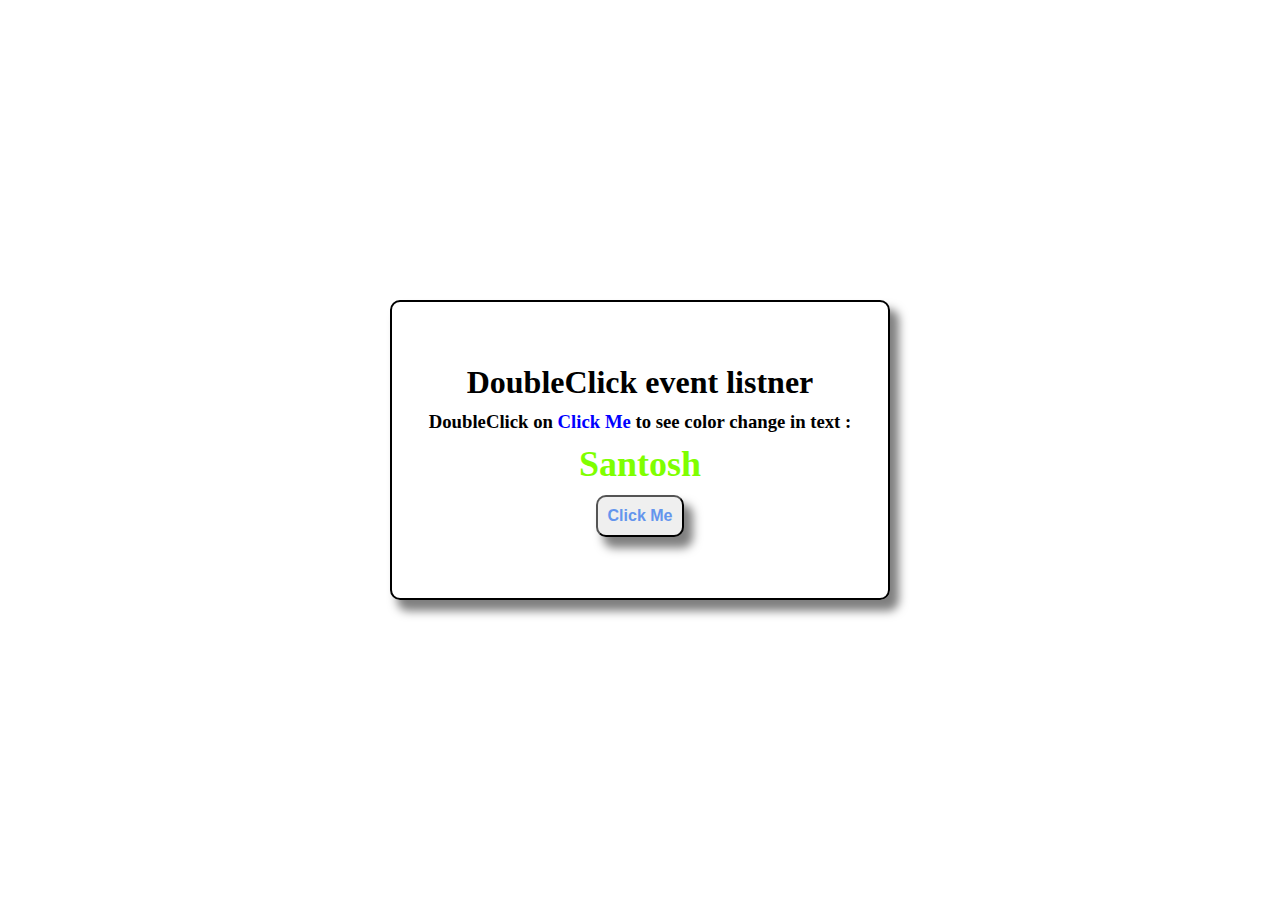
<file: Dom Assignmemts/Event Listners/Doubleclick/index.html>
<!DOCTYPE html>
<html lang="en">
  <head>
    <meta charset="UTF-8" />
    <meta http-equiv="X-UA-Compatible" content="IE=edge" />
    <meta name="viewport" content="width=device-width, initial-scale=1.0" />
    <link rel="stylesheet" href="./style.css" />
    <title>DoubleClick</title>
  </head>
  <body>
    <div class="container">
      <h1>DoubleClick event listner</h1>
      <h3>
        DoubleClick on <span>Click Me</span> to see color change in text :
      </h3>
      <h2 id="displayValue">Santosh</h2>
      <button id="btn" ondblclick="btnHandler()">Click Me</button>
    </div>
    <script src="./script.js"></script>
  </body>
</html>
</file>
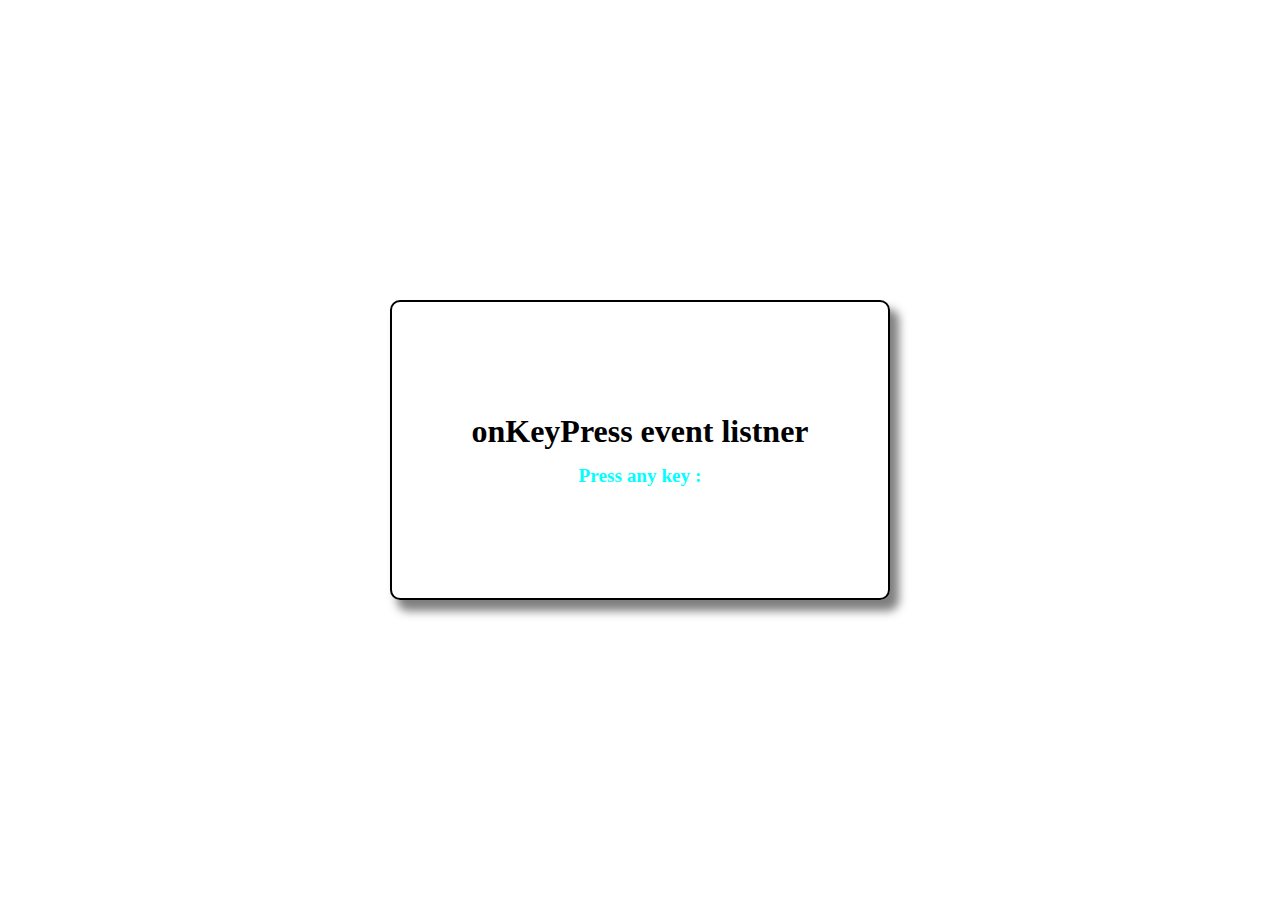
<file: Dom Assignmemts/Event Listners/keydown-keyup/index.html>
<!DOCTYPE html>
<html lang="en">
  <head>
    <meta charset="UTF-8" />
    <meta http-equiv="X-UA-Compatible" content="IE=edge" />
    <meta name="viewport" content="width=device-width, initial-scale=1.0" />
    <link rel="stylesheet" href="./style.css" />
    <title>onKeyPress</title>
  </head>
  <body>
    <div class="container">
      <h1>onKeyPress event listner</h1>
      <div class="displayInput">Press any key :</div>
    </div>
    <script src="./script.js"></script>
  </body>
</html>
</file>
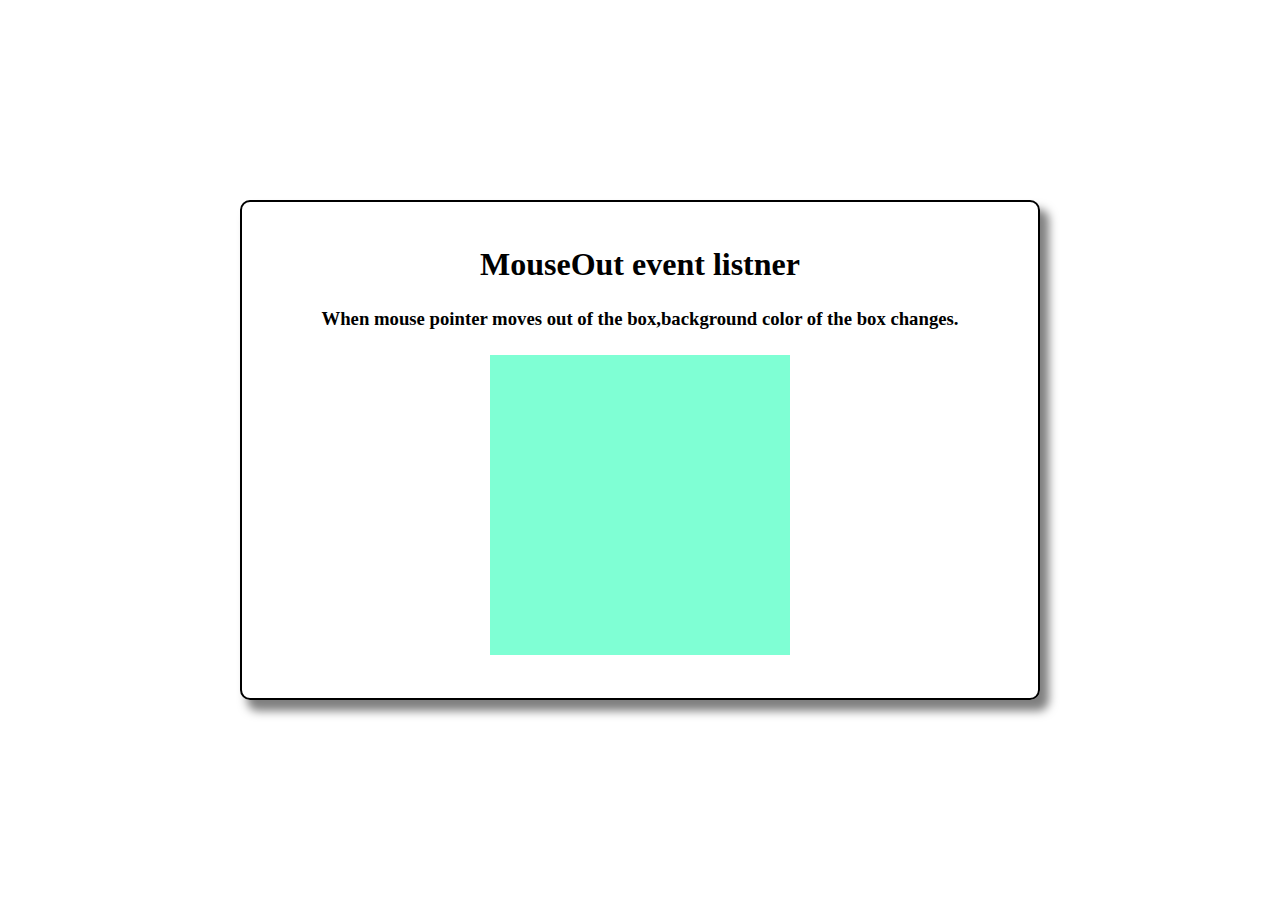
<file: Dom Assignmemts/Event Listners/Mouseout/index.html>
<!DOCTYPE html>
<html lang="en">
  <head>
    <meta charset="UTF-8" />
    <meta http-equiv="X-UA-Compatible" content="IE=edge" />
    <meta name="viewport" content="width=device-width, initial-scale=1.0" />
    <link rel="stylesheet" href="./style.css" />
    <title>MouseOut</title>
  </head>
  <body>
    <div class="container">
      <h1>MouseOut event listner</h1>
      <h3>
        When mouse pointer moves out of the box,background color of the box
        changes.
      </h3>
      <h2 id="box"></h2>
    </div>
    <script src="./script.js"></script>
  </body>
</html>
</file>
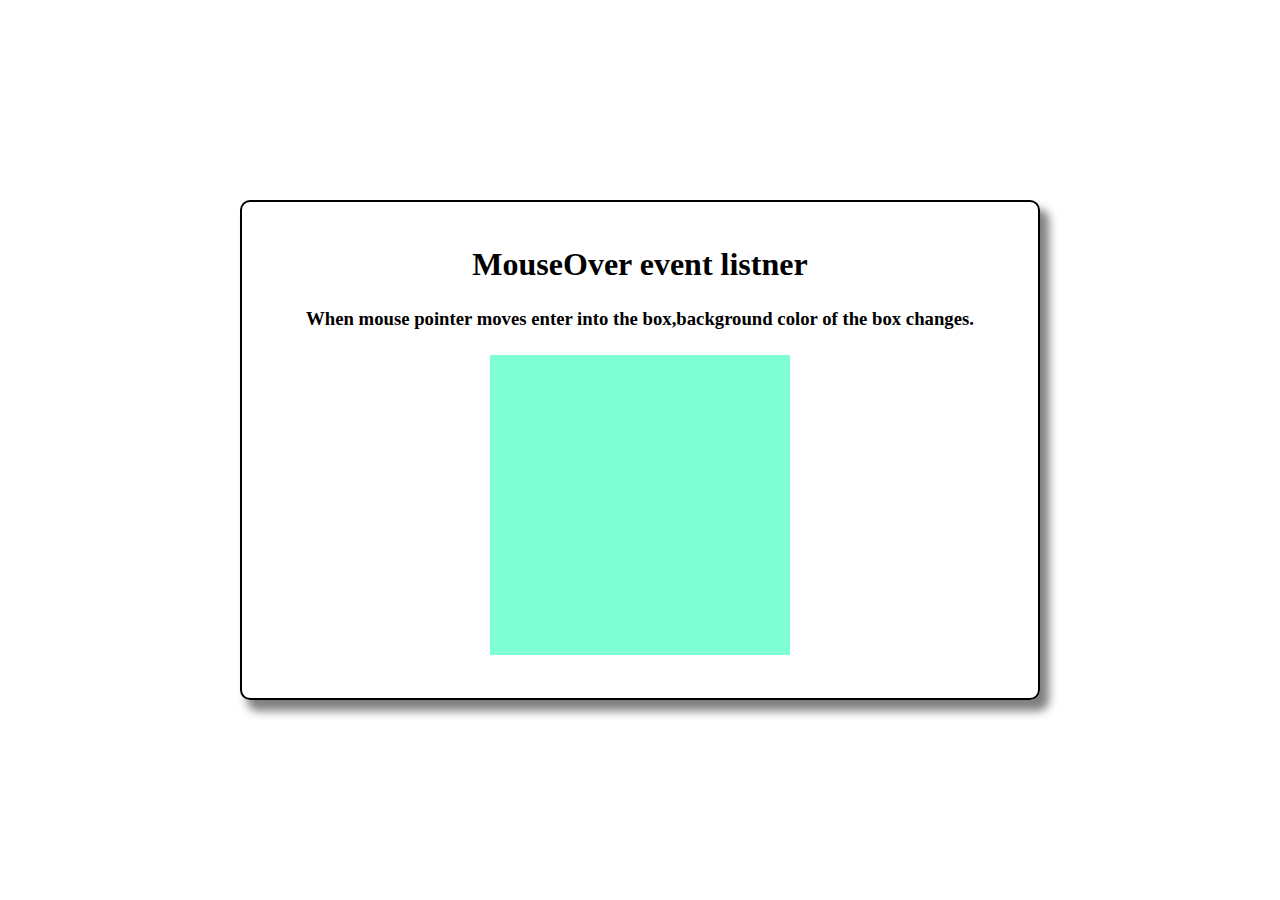
<file: Dom Assignmemts/Event Listners/Mouseover/index.html>
<!DOCTYPE html>
<html lang="en">
  <head>
    <meta charset="UTF-8" />
    <meta http-equiv="X-UA-Compatible" content="IE=edge" />
    <meta name="viewport" content="width=device-width, initial-scale=1.0" />
    <link rel="stylesheet" href="./style.css" />
    <title>MouseOver</title>
  </head>
  <body>
    <div class="container">
      <h1>MouseOver event listner</h1>
      <h3>
        When mouse pointer moves enter into the box,background color of the box
        changes.
      </h3>
      <h2 id="box"></h2>
    </div>
    <script src="./script.js"></script>
  </body>
</html>
</file>
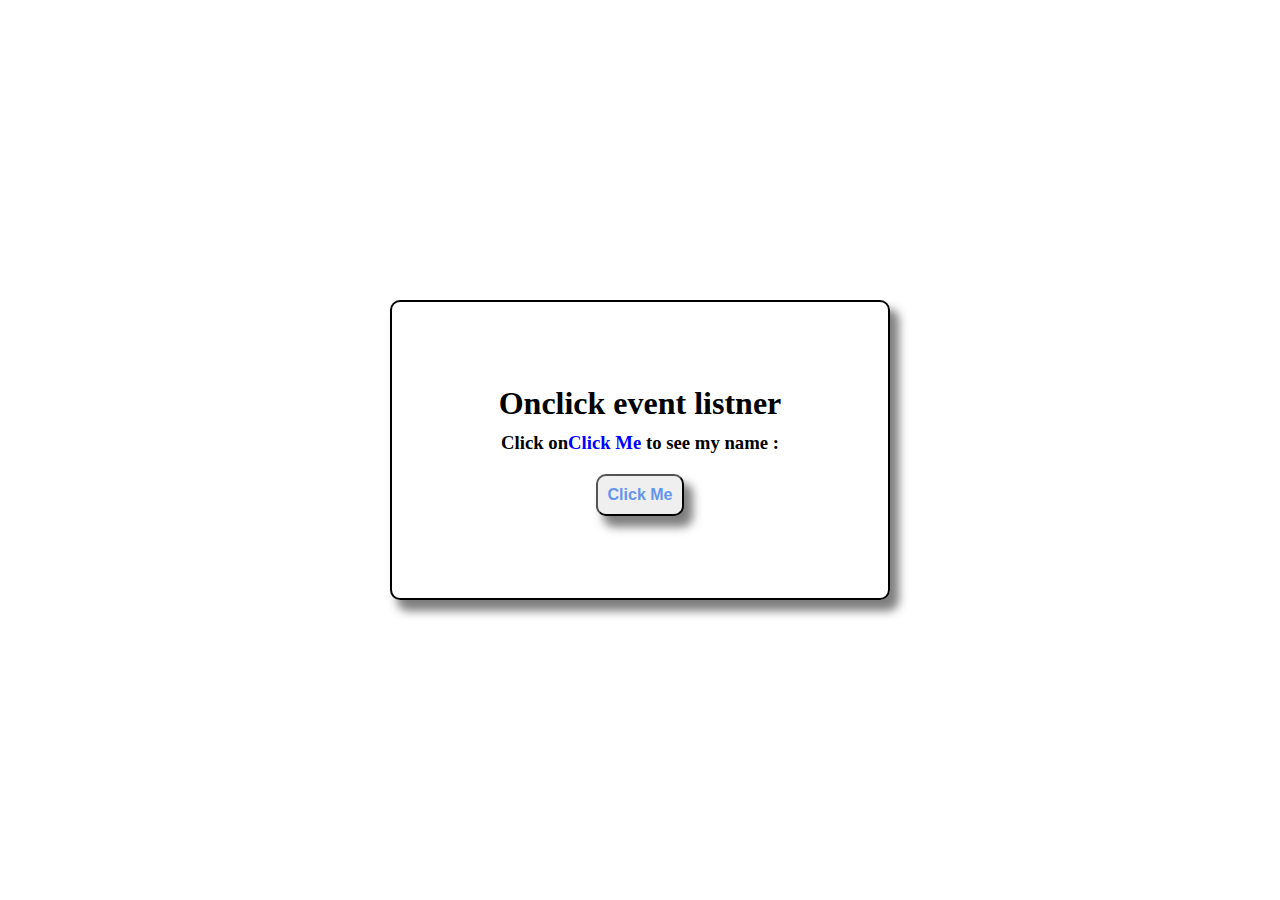
<file: Dom Assignmemts/Event Listners/Onclick/index.html>
<!DOCTYPE html>
<html lang="en">
  <head>
    <meta charset="UTF-8" />
    <meta http-equiv="X-UA-Compatible" content="IE=edge" />
    <meta name="viewport" content="width=device-width, initial-scale=1.0" />
    <link rel="stylesheet" href="./style .css" />
    <title>Onclick</title>
  </head>
  <body>
    <div class="container">
      <h1>Onclick event listner</h1>
      <h3>Click on<span>Click Me</span> to see my name :</h3>
      <h2 id="displayValue"></h2>
      <button id="btn" onclick="btnHandler()">Click Me</button>
    </div>
    <script src="./script.js"></script>
  </body>
</html>
</file>
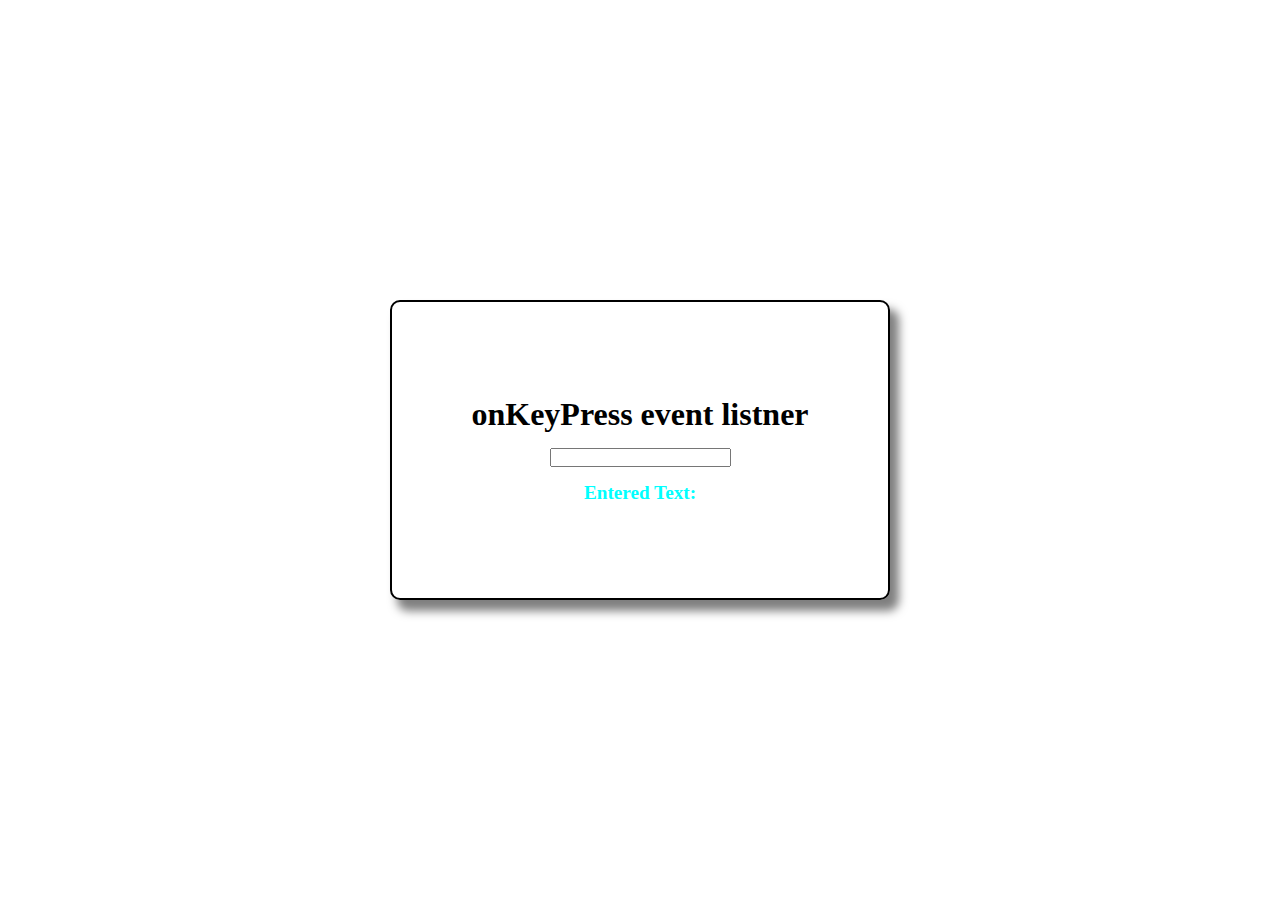
<file: Dom Assignmemts/Event Listners/onkeypress/index.html>
<!DOCTYPE html>
<html lang="en">
  <head>
    <meta charset="UTF-8" />
    <meta http-equiv="X-UA-Compatible" content="IE=edge" />
    <meta name="viewport" content="width=device-width, initial-scale=1.0" />
    <link rel="stylesheet" href="./style.css" />
    <title>onKeyPress</title>
  </head>
  <body>
    <div class="container">
      <h1>onKeyPress event listner</h1>
      <input type="text" id="inputBox" />
      <p id="displayInput"><span>Entered Text:</span></p>
    </div>
    <script src="./script.js"></script>
  </body>
</html>
</file>
<file: Project1/style.css>
* {
  margin: 0;
  padding: 0;
  box-sizing: border-box;
}
body {
  width: 100%;
  height: 100%;
  background-image: linear-gradient(rgba(0, 0, 0, 0.5), rgba(0, 0, 0, 0.5)),
    url(./Assets/bcg3rd.png);
  /* background-repeat: no-repeat; */
  background-attachment: fixed;
  background-size: cover;
}
/* Nav Bar Styling */
.navbar {
  display: flex;
  justify-content: space-between;
  align-items: center;
  padding: 0 80px;
}
.nav-items {
  display: flex;
  align-items: center;
  list-style: none;
  gap: 75px;
  font-weight: 700px;
  font-size: 20px;
  line-height: 30px;
  color: #ffc233;
  cursor: pointer;
}
.logo {
  cursor: pointer;
  padding: 50px;
}
.btn {
  font-weight: 800px;
  font-size: 22px;
  color: white;
  background: #ff505f;
  border: none;
  padding: 12px 30px;
  line-height: 32px;
  cursor: pointer;
}
/* Hero Section Styling */
.hero {
  max-width: 1200px;
  text-align: center;
  margin: 150px auto;
}
.hero-heading {
  font-weight: 500;
  font-size: 100px;
  line-height: 120px;
  font-family: "Josefin Sans", sans-serif;
  color: #ffc233;
}
.main-btn {
  background: #ff505f;

  font-weight: 700;
  font-size: 32px;
  line-height: 40px;
  color: white;
  border: none;
  padding: 25px 60px;
  margin-top: 70px;
  cursor: pointer;
}

.bottom {
  position: absolute;
  bottom: 25px;
  right: 50px;
}
</file>
<file: Project2/style.css>
* {
  margin: 0;
  padding: 0;
  box-sizing: border-box;
  font-family: "Poppins", sans-serif;
}
.container {
  max-width: 150rem;
  /* border: 2px solid red; */
  margin: 0 auto;
  padding: 0 50px;
}
/* Navigation Bar Styling */
.nav-container {
  display: flex;
  justify-content: space-between;
  align-items: center;
  margin-top: 50px;
}

.grow-list {
  flex-grow: 1;
  padding-left: 50px;
}
.nav-items {
  display: flex;
  list-style: none;
  align-items: center;
  gap: 50px;
  font-weight: 600;
}
.nav-btn,
.banner-btn {
  padding: 12px 20px;
  background: #3d3dcf;
  color: #ffffff;
  border-radius: 10px;
  border: none;
  cursor: pointer;
  font: weight 700px;
  font-size: 16px;
}
.logo {
  cursor: pointer;
}
.nav-items li:hover {
  cursor: pointer;
  color: #3d3dcf;
}
/* Hero Section styling */
.banner-container {
  display: flex;
  align-items: center;
  justify-content: space-between;
  margin-top: 60px;
}
.heading-text {
  font-family: "Poppins";
  font-style: normal;
  font-weight: 600;
  font-size: 64px;
  line-height: 74px;
  color: #3c2f60;
}
span {
  color: #3d3dcf;
}
.description {
  margin-top: 30px;
  font-weight: 100;
  font-size: 20px;
  line-height: 26px;
  letter-spacing: 0.01em;
}
.banner-btn {
  margin-top: 50px;
}
</file>
<file: Project3/style.css>
* {
  margin: 0;
  padding: 0;
  box-sizing: border-box;
  font-family: "Poppins", sans-serif;
}
.container {
  max-width: 200rem;
  /* border: 2px solid red; */
  margin: 0 auto;
  padding: 0 auto;
}
/* Navbar Styling */
.navbar {
  display: flex;
  justify-content: space-between;
  align-items: center;
  padding: 40px 90px;
  height: 80px;
  background: #000;
}
.grow-list {
  flex-grow: 1;
}
.nav-items {
  display: flex;
  list-style: none;
  gap: 75px;
  margin-left: 50px;
  color: white;
}
img {
  width: 80px;
  height: 40px;
}
.line {
  width: 2px;
  height: 60px;
  background-color: #fff;
  margin-left: 70px;
}
.nav-btn {
  padding: 7px 28px;
  background: #ba0cc5;
  border-radius: 8px;
  border: none;
  font-weight: 600;
  font-size: 16px;
  line-height: 24px;
  color: #ffffff;
  cursor: pointer;
}
.logo,
.nav-items {
  cursor: pointer;
}
/* Hero Section Styling */
.hero-section {
  background-image: url(./Assets/bcg5th.png);
  background-size: cover;
  background-repeat: no-repeat;
  background-position: center;
  height: 90vh;
  text-align: center;
}
.hero-heading {
  max-width: 850px;
  margin: 0 auto;
  font-weight: 700;
  font-size: 80px;
  line-height: 98px;
  text-align: center;
  color: #ffffff;
  padding-top: 172px;
}

.hero-description {
  font-family: "Poppins";
  font-style: normal;
  font-weight: 500;
  font-size: 30px;
  line-height: 40px;
  color: #ffffff;
}
.hero-btn {
  background: #ba0cc5;
  border-radius: 12px;
  font-weight: 600;
  font-size: 30px;
  line-height: 45px;
  color: #ffffff;
  border: none;
  padding: 14px 22px;
  margin-top: 64px;
  cursor: pointer;
}
</file>
<file: Project4/style.css>
body {
  height: 100vh;
  background-color: aquamarine;
}

h1 {
  font-size: 75px;
  text-align: center;
}

.desktop,
.laptop,
.tablet,
.mobile {
  font-size: 50px;
  text-align: center;
  display: none;
}
/* Media Query  */
@media screen and (min-width: 0px) {
  body {
    background-color: crimson;
  }

  .mobile {
    display: block;
  }
}

@media screen and (min-width: 425px) {
  body {
    background-color: aqua;
  }

  .mobile {
    display: none;
  }

  .tablet {
    display: block;
  }
}

@media screen and (min-width: 768px) {
  body {
    background-color: darkgoldenrod;
  }

  .mobile {
    display: none;
  }

  .tablet {
    display: none;
  }

  .laptop {
    display: block;
  }
}

@media screen and (min-width: 1024px) {
  body {
    background-color: forestgreen;
  }

  .mobile {
    display: none;
  }

  .tablet {
    display: none;
  }

  .laptop {
    display: none;
  }

  .desktop {
    display: block;
  }
}
</file>
<file: Project5/style.css>
* {
  margin: 0;
  padding: 0;
  box-sizing: border-box;
}
body {
  font-family: "Poppins", sans-serif;
  height: 100vh;
  width: 100vw;
  background: #09081f;
  /* background: aquamarine; */
}
.navbar {
  display: flex;
  justify-content: space-between;
  align-content: center;
  padding: 20px;
}
.navitems {
  display: flex;
  align-content: center;
  gap: 25px;
  list-style: none;
  color: #ffffffbd;
  font-size: 22px;
}
.home {
  background: rgb(116, 116, 241);
  border-radius: 8px;
  padding: 5px;
}
img[alt="hambrger-logo"] {
  height: 25px;
  display: none;
}
img[alt="Hi-image"] {
  height: 20px;
}
img[alt="pc-image"] {
  width: 30vw;
}
.intro-section {
  display: flex;
  justify-content: center;
  align-items: center;
}
.intro {
  display: flex;
  align-items: center;
  gap: 10px;
  font-size: 30px;
  color: white;
}
.intro-name {
  display: flex;
  flex-direction: column;
  gap: 10px;
}

.intro-name h1 {
  font-size: 60px;
  color: whitesmoke;
}
.intro-name h2 {
  font-size: 35px;
  color: rgb(197, 197, 89);
}

img[alt="project thumblins"] {
  width: 20vw;
}
.projects {
  display: flex;
  flex-direction: column;
  justify-content: center;
  align-items: center;
}
.projects h1 {
  font-size: 40px;
  margin-top: 50px;
  color: white;
}
.project p {
  display: flex;
  justify-content: center;
  align-items: center;
  color: whitesmoke;
}
.horizontal-line {
  height: 10px;
  width: 150px;
  background: blue;
  border-radius: 20px;
  margin-bottom: 20px;
}
.project-lists {
  display: grid;
  grid-template-columns: 1fr 1fr;
  justify-content: center;
  align-items: center;
  row-gap: 20px;
  column-gap: 20px;
}

img[alt="github-logo"] {
  width: 30px;
}
img[alt="linkedin-logo"] {
  width: 30px;
}
img[alt="outlook-logo"] {
  width: 30px;
}
.contact {
  display: flex;
  flex-direction: column;
  align-items: center;
}
.contact h1 {
  font-size: 35px;
  margin-top: 40px;
  color: white;
}
.social-handels {
  display: flex;
  justify-content: center;
  align-items: center;
  gap: 10px;
}
.horizontal-line-contact {
  height: 10px;
  width: 180px;
  background: blue;
  border-radius: 20px;
  margin-bottom: 20px;
}
li,
img:hover {
  cursor: pointer;
}

/* Media Query */

@media screen and (max-width: 768px) {
  .navitems {
    display: none;
  }
  img[alt="hambrger-logo"] {
    display: block;
  }
  .intro-section {
    display: flex;
    flex-direction: column;
  }
  img[alt="pc-image"] {
    width: 60vw;
    margin-top: 25px;
  }
  .intro {
    display: flex;
    flex-direction: column;
    justify-content: center;
    align-items: center;
    gap: 10px;
    font-size: 20px;
  }
  .intro-name h1 {
    font-size: 40px;
  }
  .intro-name h2 {
    font-size: 25px;
    text-align: center;
  }
  .project-lists {
    display: grid;
    grid-template-columns: 1fr;
    align-items: center;
    justify-content: center;
    row-gap: 10px;
    column-gap: 20px;
  }
  img[alt="project-image"] {
    width: 55vw;
  }
  .projects h1 {
    font-size: 35px;
  }
  .contact h1 {
    font-size: 35px;
  }
}
</file>
<file: Dom Assignmemts/Counter App/style.css>
* {
  @import url("https://fonts.googleapis.com/css2?family=Poppins:ital,wght@0,100;0,200;0,300;0,400;0,500;0,600;0,700;1,100;1,200;1,300;1,400&family=Roboto:wght@400;700&display=swap");
  box-sizing: border-box;
  margin: 0;
  padding: 0;
  font-family: "Poppins", sans-serif;
}

.wrapper {
  width: 100vw;
  height: 100vh;
  display: flex;
  justify-content: center;
  align-items: center;
}
.content {
  width: 30vw;
  height: 25vh;
  /* border: 1px solid black; */
  display: flex;
  flex-direction: column;
  justify-content: center;
  align-items: center;
  gap: 10px;
  box-shadow: 0 0 5px black;
  border-radius: 8px;
}
.incrementBtn,
.decrementBtn {
  padding: 10px;
  font-weight: bolder;
  font-size: 20px;
}
.value {
  padding: 18px 15px;
  border: 1px solid black;
  font-size: 25px;
  font-weight: 700;
}
.resetBtn {
  padding: 10px;
  font-weight: bolder;
  font-size: 20px;
}
</file>
<file: Project6/Beats/style.css>
@import url("https://fonts.googleapis.com/css2?family=Poppins:ital,wght@0,400;0,500;0,600;0,700;1,400&display=swap");
* {
  margin: 0;
  padding: 0;
  outline: 0;
  box-sizing: border-box;
  background: #0f0f10;
  font-family: "Poppins", sans-serif;
  color: #ffffff;
}

/* removing the default css of a tags */
a {
  text-decoration: none;
}

/* removing the default css of li tags */
li {
  list-style: none;
}

body {
  margin: 0 15vw;
}

/* designing the navigation menu */
nav {
  display: flex;
  width: 100%;
  align-items: center;
  justify-content: space-between;
  padding: 30px 0;
}

nav img {
  width: 25px;
  height: 25px;
}

nav ul {
  display: flex;
}

nav ul li {
  margin-right: 40px;
}

nav ul li a {
  font-weight: 700;
  font-size: 14px;
  color: white;
}

nav ul li:first-child a {
  font-weight: 700;
  font-size: 14px;
}

.nav-section {
  display: flex;
  align-items: center;
}

.nav-sectionbutton {
  background: #1e1e21;
  border-radius: 8px;
  font-weight: 300;
  font-size: 14px;
  padding: 10px 40px;
}

/* designing the main section */
main {
  display: flex;
  align-items: flex-start;
  margin-top: 30px;
  position: relative;
}

.mainImg {
  width: 230px;
  position: relative;
  top: -250px;
  left: 70px;
}

.main {
  margin-left: 180px;
}

.onEarImg {
  width: 320px;
  margin-left: 50px;
}

.main h1 {
  font-weight: 600;
  font-size: 46px;
  margin-bottom: 25px;
}

.main h4 {
  font-weight: 500;
  font-size: 16px;
  margin-bottom: 25px;
}

.main p {
  width: 65%;
  font-size: 12px;
  font-weight: 300;
  color: #bdc0c2;
  line-height: 25px;
  margin-bottom: 25px;
}

.shopping-bag-section {
  display: flex;
  align-items: center;
  gap: 20px;
  background: #1e1e21;
  border-radius: 8px;
  width: fit-content;
  padding: 10px 25px;
}

.shopping-bag-section img {
  width: 15px;
  background-color: transparent;
}

.shopping-bag-section p {
  margin-bottom: 0;
  color: white;
  background-color: transparent;
}

.shopping-bag-section span {
  background-color: transparent;
}

/* designing the social media section */
.social-media-section {
  display: flex;
  align-items: center;
  justify-content: space-around;
  padding: 0 50px;
  position: relative;
  top: -50px;
  margin-bottom: 40px;
}

.social-media-section img {
  scale: 0.8;
}

/* designing the specification section */
.specification {
  display: flex;
  flex-direction: column;
  align-items: center;
}

.specification-logo,
.case-logo {
  scale: 0.8;
  margin-bottom: 20px;
}

.specification-list {
  display: flex;
}

.specification-list img {
  scale: 0.8;
}

.specification-list-items div {
  margin-bottom: 20px;
}

.specification-list-items div img {
  scale: 0.8;
}

.specification-list-items div p {
  font-size: 12px;
}

.specification-list-items div p:last-child {
  color: #bdc0c2;
  font-size: 10px;
  margin-top: 5px;
  width: 70%;
}

.specification-list-items div:first-child,
.specification-list-items div:last-child {
  margin-left: 30px;
}

/* designing the case section */
.case {
  margin-top: 80px;
  display: flex;
  flex-direction: column;
  align-items: center;
}

.case-item {
  display: flex;
  gap: 30px;
  align-items: center;
  justify-content: center;
}

.case-item-img {
  scale: 0.8;
}

.case-item div {
  width: 20%;
}

.case-item div p:first-child {
  color: #bdc0c2;
  font-size: 12px;
  font-weight: 400;
  line-height: 25px;
  margin-bottom: 20px;
}

.case-item div p:last-child img {
  scale: 0.8;
  background-color: transparent;
}

.case-item div p:last-child {
  width: fit-content;
  background: #1e1e21;
  border-radius: 8px;
  display: flex;
  align-items: center;
  gap: 20px;
  font-size: 12px;
  padding: 10px 20px;
}

/* buy product section */
.buy-product {
  background: #181a1b;
  border-radius: 12px;
  display: flex;
  align-items: center;
  justify-content: center;
  gap: 50px;
  margin-top: 70px;
  padding: 40px 0;
}

.buy-product div,
.buy-product p,
.buy-product h3,
.buy-product img {
  background-color: transparent;
}

.buy-product div {
  width: 25%;
}

.buy-product div h3 {
  font-weight: 600;
  font-size: 18px;
  margin-bottom: 15px;
}

.buy-product div p {
  color: #bdc0c2;
  font-size: 14px;
  margin-bottom: 15px;
}

.buy-product div div {
  display: flex;
  align-items: center;
  width: fit-content;
  background: #000000;
  border-radius: 8px;
  padding: 10px 20px;
}

.buy-product div div img {
  scale: 0.8;
  margin-right: 10px;
}

.buy-product div div p {
  margin-bottom: 0;
  font-size: 12px;
  color: white;
}

/* designing the product section for displaying the items */
.product {
  display: flex;
  flex-direction: column;
  margin: 0 150px;
}

.product-logo {
  display: flex;
  flex-direction: column;
}

.product-logo {
  scale: 0.3;
}

.product-items {
  display: flex;
  align-items: center;
  flex-wrap: wrap;
  gap: 50px;
  padding-left: 50px;
}

.product-card {
  position: relative;
  width: 130px;
  height: 130px;
  background: #181a1b;
  border-radius: 8px;
}

.product-img {
  width: 75px;
  height: 100px;
  position: absolute;
  z-index: 100;
  top: -40px;
  left: 28px;
}

.product-img,
.product-card p,
.product-card span,
.product-card img,
.product-card div {
  background-color: transparent;
}

.product-info {
  position: absolute;
  bottom: 0;
  width: 100%;
  display: flex;
  align-items: flex-end;
  justify-content: space-between;
  padding: 10px 15px;
}

.product-info p {
  font-size: 12px;
}

.product-info p span {
  color: #bdc0c2;
}

.product-info div {
  background: #0a0a0b;
  border-radius: 8px;
  padding: 2px 6px;
}

.product-info div img {
  width: 13px;
  height: 13px;
}

/* designing the footer section */
footer {
  margin: 100px 0;
  display: flex;
  align-items: flex-start;
  justify-content: space-between;
  position: relative;
}

.footer-logo {
  scale: 0.8;
}

ul li a {
  font-size: 12px;
  color: #bdc0c2;
}

ul li:first-child a {
  font-size: 16px;
  font-weight: 400;
  color: white;
}

ul li:first-child {
  margin-bottom: 10px;
}

.footer-subscription {
  display: flex;
  flex-direction: column;
  gap: 30px;
}

.footer-subscription div:first-child {
  background: #181a1b;
  border-radius: 8px;
  padding: 5px 10px;
  display: flex;
}

.footer-subscription div:first-child input {
  border: none;
  background-color: transparent;
}

.subscribe-button {
  background: #0a0a0b;
  border-radius: 8px;
  padding: 10px 20px;
  border: none;
  display: flex;
  align-items: center;
  gap: 10px;
}

.subscribe-button img {
  scale: 0.8;
}

.subscribe-button p {
  font-size: 12px;
}

.footer-subscription div:last-child img {
  margin-right: 10px;
  scale: 0.8;
}

.arrow-up {
  position: absolute;
  right: -160px;
  scale: 0.8;
}
</file>
<file: Project6/Real Estate/style.css>
@import url("https://fonts.googleapis.com/css2?family=Poppins:ital,wght@0,400;0,500;0,600;0,700;1,400&display=swap");
* {
  box-sizing: border-box;
  margin: 0;
  padding: 0;
}
body {
  background: #f6f8fa;
  font-family: "Poppins", sans-serif;
}

header {
  background-image: linear-gradient(rgba(0, 0, 0, 0.5), rgba(0, 0, 0, 0.5)),
    url("./Photos/mainBackground.png");
  background-position: center;
  background-repeat: no-repeat;
  background-size: cover;
  height: 125vh;
  position: relative;
}
/* Navbar */
.navbar {
  display: flex;
  justify-content: space-around;
  align-items: center;
  padding: 30px 0;
}
.navItems {
  display: flex;
  align-items: center;
}
nav ul li {
  list-style: none;
  margin-right: 50px;
  font-size: 30px;
}
ul li a {
  text-decoration: none;
  color: white;
}
nav img {
  height: 50px;
  width: 130px;
}
hr {
  margin: 0 120px;
}

header div {
  color: #ffffff;
  margin-left: 150px;
  margin-top: 80px;
}
header div h1 {
  font-size: 72px;
  margin-bottom: 30px;
}
header div p {
  font-size: 18px;
  margin-bottom: 30px;
  font-weight: 500;
  width: 420px;
}
header button {
  width: 120px;
  height: 50px;
  padding: 5px 10px;
  background-color: rgb(134, 36, 224);
  border-radius: 10px;
  color: white;
  font-size: 18px;
}
/* My logo design */
.my-logo {
  background-color: #fff;
  margin: 0 35px;
  height: 190px;
  display: flex;
  align-items: center;
  justify-content: space-evenly;
  border-radius: 30px;
  position: relative;
  bottom: 100px;
}

.my-logo img {
  width: 156px;
  height: 38px;
}

/* Wrapper section of the cards */
.cards-wrapper-section h1 {
  font-weight: 800;
  font-size: 60px;
  text-align: center;
  letter-spacing: 0.01em;
}

.cards-wrapper {
  display: flex;
  flex-wrap: wrap;
  align-items: center;
  justify-content: center;
  gap: 10px;
  margin-top: 50px;
  position: relative;
}

/*Card image */
.card {
  flex-basis: 30%;
  display: flex;
  flex-direction: column;
  align-items: center;
  justify-content: center;
  position: relative;
}

/* Different margin top value to position cards */
.cards-wrapper div:nth-child(2) {
  margin-top: 50px;
}
.cards-wrapper div:nth-child(3) {
  margin-top: 100px;
}
.cards-wrapper div:nth-child(4) {
  margin-top: 160px;
}
.cards-wrapper div:nth-child(5) {
  margin-top: 100px;
}
.cards-wrapper div:nth-child(6) {
  margin-top: 40px;
}
.cards-wrapper div:nth-child(7) {
  margin-top: 40px;
}
.cards-wrapper div:nth-child(8) {
  margin-top: 100px;
}
.cards-wrapper div:nth-child(9) {
  margin-top: 160px;
}

.card img {
  width: 366px;
  height: 400px;
  border-radius: 20px;
}

/* Card box of card */
.card-box {
  width: 326px;
  height: 121px;
  border-radius: 20px;
  background: #ffffff;
  box-shadow: 0px 4px 120px rgba(58, 86, 78, 0.2);
  position: absolute;
  bottom: -60px;
  padding: 15px 20px;
  display: flex;
  align-items: center;
  justify-content: space-between;
}

.card-box button {
  font-weight: 800;
  font-size: 15px;
  width: 114px;
  height: 52px;
  background: rgb(172, 118, 223);
  color: white;
  border-radius: 20px;
}

.card-box div h3 {
  font-weight: 700;
  font-size: 24px;
  margin-bottom: 10px;
}

.card-box div p {
  font-weight: 800;
  font-size: 20px;
  color: #6663e8;
  text-shadow: 0px 4px 60px rgba(0, 0, 0, 0.05);
}

/*  Both features section of the website */
.features-section {
  display: flex;
  align-items: center;
  justify-content: center;
  margin-top: 250px;
}

.features-section div {
  width: 50%;
}

.first-feature-section div:first-child img:first-child {
  position: absolute;
  left: -80px;
  z-index: -1;
  width: 726px;
  height: 456px;
}

.features-section div:first-child img:last-child {
  position: relative;
  width: 405px;
  height: 405px;
  border-radius: 51px;
  bottom: 55px;
  left: 110px;
}

/* Second div of feature box */
.features-section h1 {
  font-weight: 800;
  font-size: 60px;
  letter-spacing: 0.01em;
  margin-bottom: 30px;
}

.features-section p {
  font-weight: 500;
  font-size: 18px;
  color: #585c65;
  margin-bottom: 40px;
  max-width: 80%;
}

.features-section button {
  font-weight: 700;
}

/* Second feature section */
.second-feature-section {
  display: flex;
  align-items: center;
  justify-content: center;
}

.second-feature-section div {
  width: 50%;
}

.second-feature-section div:last-child {
  position: relative;
}

.second-feature-section div:last-child img:first-child {
  position: absolute;
  right: 0;
  width: 726px;
  height: 456px;
  bottom: -220px;
}

.second-feature-section div:last-child img:last-child {
  position: absolute;
  width: 405px;
  height: 405px;
  border-radius: 51px;
  right: 135px;
  bottom: -110px;
}

.second-feature-section div:first-child {
  padding: 0 50px;
}

.second-feature-section div:first-child h1 {
  width: 90%;
}

/*Newsletter section */
.newsletter {
  margin: 100px 70px;
  background: #6663e9;
  box-shadow: 0px 4px 60px rgba(0, 0, 0, 0.05);
  border-radius: 70px;
  display: flex;
  flex-direction: column;
  align-items: center;
  justify-content: center;
  gap: 30px;
  padding: 70px 0;
  color: #ffffff;
  text-align: center;
}

.newsletter h1 {
  font-weight: 800;
  font-size: 60px;
}

.newsletter p {
  font-weight: 400;
  font-size: 18px;
  width: 55%;
}

/* designing the form */
.newsletter form {
  display: flex;
  align-items: center;
  gap: 20px;
}

.newsletter form div {
  display: flex;
  align-items: center;
  gap: 20px;
  background: #5654d1;
  border-radius: 40px;
  width: 468px;
  height: 61px;
  padding: 0 20px;
}

.newsletter form input {
  background-color: transparent;
  border: none;
}

.newsletter form button {
  background: #ffffff;
  box-shadow: 0px 4px 60px rgba(0, 0, 0, 0.05);
  border-radius: 40px;
  width: 174px;
  height: 61px;
  color: #6663e9;
}

/* Footer area */
footer {
  display: flex;
  align-items: flex-start;
  margin: 0 100px;
  justify-content: space-between;
  margin-bottom: 80px;
}

footer div:first-child {
  display: flex;
  flex-direction: column;
  gap: 30px;
}

footer div:first-child img {
  width: 150px;
}

footer div:first-child div img {
  width: 45px;
  height: 45px;
  margin-right: 20px;
}

footer div:first-child p {
  width: 323px;
  font-weight: 400;
  font-size: 20px;
}

/* Footer links */
.footer-links {
  display: flex;
  align-items: flex-start;
  justify-content: space-between;
  gap: 120px;
}

.content {
  display: flex;
  flex-direction: column;
}

.content ul li a {
  color: black;
}

.content ul li:first-child {
  font-weight: 700;
  font-size: 20px;
}

.content ul li {
  margin-bottom: 25px;
}
</file>
<file: Dom Assignmemts/Event Listners/Doubleclick/style.css>
* {
  box-sizing: border-box;
  margin: 0;
  padding: 0;
}
body {
  width: 100vw;
  height: 100vh;
  display: flex;
  justify-content: center;
  align-items: center;
}
.container {
  height: 300px;
  width: 500px;
  border: 2px solid black;
  border-radius: 10px;
  box-shadow: 8px 10px 10px 1px rgba(0, 0, 0, 0.5);
  display: flex;
  flex-direction: column;
  justify-content: center;
  align-items: center;
  gap: 10px;
}
span {
  color: blue;
}
#displayValue {
  color: chartreuse;
  font-size: 36px;
}
#btn {
  padding: 10px;
  font-weight: 800;
  font-size: 16px;
  color: cornflowerblue;
  cursor: pointer;
  border-radius: 10px;
  outline: none;
  box-shadow: 8px 10px 10px 1px rgba(0, 0, 0, 0.5);
}
</file>
<file: Dom Assignmemts/Event Listners/keydown-keyup/style.css>
* {
  box-sizing: border-box;
  margin: 0;
  padding: 0;
}
body {
  width: 100vw;
  height: 100vh;
  display: flex;
  justify-content: center;
  align-items: center;
}
.container {
  height: 300px;
  width: 500px;
  border: 2px solid black;
  border-radius: 10px;
  box-shadow: 8px 10px 10px 1px rgba(0, 0, 0, 0.5);
  display: flex;
  flex-direction: column;
  justify-content: center;
  align-items: center;
  gap: 15px;
}
.displayInput {
  color: aqua;
  font-weight: 800;
  font-size: larger;
}
</file>
<file: Dom Assignmemts/Event Listners/Mouseout/style.css>
* {
  box-sizing: border-box;
  margin: 0;
  padding: 0;
}
body {
  width: 100vw;
  height: 100vh;
  display: flex;
  justify-content: center;
  align-items: center;
}
.container {
  height: 500px;
  width: 800px;
  border: 2px solid black;
  border-radius: 10px;
  box-shadow: 8px 10px 10px 1px rgba(0, 0, 0, 0.5);
  display: flex;
  flex-direction: column;
  justify-content: center;
  align-items: center;
  gap: 25px;
}
#box {
  width: 300px;
  height: 300px;
  background-color: aquamarine;
}
</file>
<file: Dom Assignmemts/Event Listners/Mouseover/style.css>
* {
  box-sizing: border-box;
  margin: 0;
  padding: 0;
}
body {
  width: 100vw;
  height: 100vh;
  display: flex;
  justify-content: center;
  align-items: center;
}
.container {
  height: 500px;
  width: 800px;
  border: 2px solid black;
  border-radius: 10px;
  box-shadow: 8px 10px 10px 1px rgba(0, 0, 0, 0.5);
  display: flex;
  flex-direction: column;
  justify-content: center;
  align-items: center;
  gap: 25px;
}
#box {
  width: 300px;
  height: 300px;
  background-color: aquamarine;
}
</file>
<file: Dom Assignmemts/Event Listners/Onclick/style .css>
* {
  box-sizing: border-box;
  margin: 0;
  padding: 0;
}
body {
  width: 100vw;
  height: 100vh;
  display: flex;
  justify-content: center;
  align-items: center;
}
.container {
  height: 300px;
  width: 500px;
  border: 2px solid black;
  border-radius: 10px;
  box-shadow: 8px 10px 10px 1px rgba(0, 0, 0, 0.5);
  display: flex;
  flex-direction: column;
  justify-content: center;
  align-items: center;
  gap: 10px;
}
span {
  color: blue;
}
#displayValue {
  color: chartreuse;
  font-size: 36px;
}
#btn {
  padding: 10px;
  font-weight: 800;
  font-size: 16px;
  color: cornflowerblue;
  cursor: pointer;
  border-radius: 10px;
  outline: none;
  box-shadow: 8px 10px 10px 1px rgba(0, 0, 0, 0.5);
}
</file>
<file: Dom Assignmemts/Event Listners/onkeypress/style.css>
* {
  box-sizing: border-box;
  margin: 0;
  padding: 0;
}
body {
  width: 100vw;
  height: 100vh;
  display: flex;
  justify-content: center;
  align-items: center;
}
.container {
  height: 300px;
  width: 500px;
  border: 2px solid black;
  border-radius: 10px;
  box-shadow: 8px 10px 10px 1px rgba(0, 0, 0, 0.5);
  display: flex;
  flex-direction: column;
  justify-content: center;
  align-items: center;
  gap: 15px;
}
#displayInput {
  color: aqua;
  font-weight: 800;
  font-size: larger;
}
</file>
<file: Project6/Multi-Page Website/style.css>
/* css reset */
* {
  margin: 0;
  padding: 0;
  outline: 0;
  box-sizing: border-box;
  font-family: "IBM Plex Sans", sans-serif;
}

body {
  max-width: 1440px;
  background-color: #f0f4f5;
  overflow: hidden;
  margin: auto;
}

/* designing the navigation menu */
nav {
  height: 15vh;
  display: flex;
  align-items: center;
  justify-content: space-between;
  padding: 0 5%;
}

/* designing the logo */
nav img {
  width: 150px;
}

/* desiging the navigation menu links */
nav ul {
  display: flex;
  align-items: center;
}

nav ul li {
  list-style: none;
  margin-right: 50px;
  font-weight: 600;
}

nav ul li:first-child {
  font-weight: 700;
  color: #20bc7e;
}

a {
  text-decoration: none;
  color: black;
}

/* designing the hero section */
main {
  display: flex;
  align-items: center;
  justify-content: center;
  height: 85vh;
}

main section {
  width: 50%;
}

.leftSection {
  margin-left: 5%;
  position: relative;
}

.topAngle {
  width: 25px;
}

.leftSection h1 {
  font-size: 70px;
}

.leftSection p {
  color: #7c7c7c;
  font-size: 18px;
  margin: 20px 0;
}

.bottomAngle {
  width: 25px;
  position: absolute;
  right: 25px;
}

.stethoscope {
  position: absolute;
  width: 90%;
  top: -60px;
  right: -25%;
  z-index: -1;
}

.mouse {
  position: absolute;
  right: -30px;
  bottom: 0;
  width: 30px;
}

.leftSection button {
  color: white;
  border: none;
  padding: 15px 40px;
  border-radius: 40px;
  background-color: #20bc7e;
  font-size: 25px;
  font-weight: 700;
}

/* designing the right section */
.greenBox,
.yellowBox {
  position: absolute;
  right: 0;
}

.greenBox {
  width: 35%;
  bottom: 30px;
}

.yellowBox {
  width: 30%;
  bottom: 50px;
}

.doctor {
  position: absolute;
  right: 0;
  bottom: 0;
  height: 90%;
}
</file>
